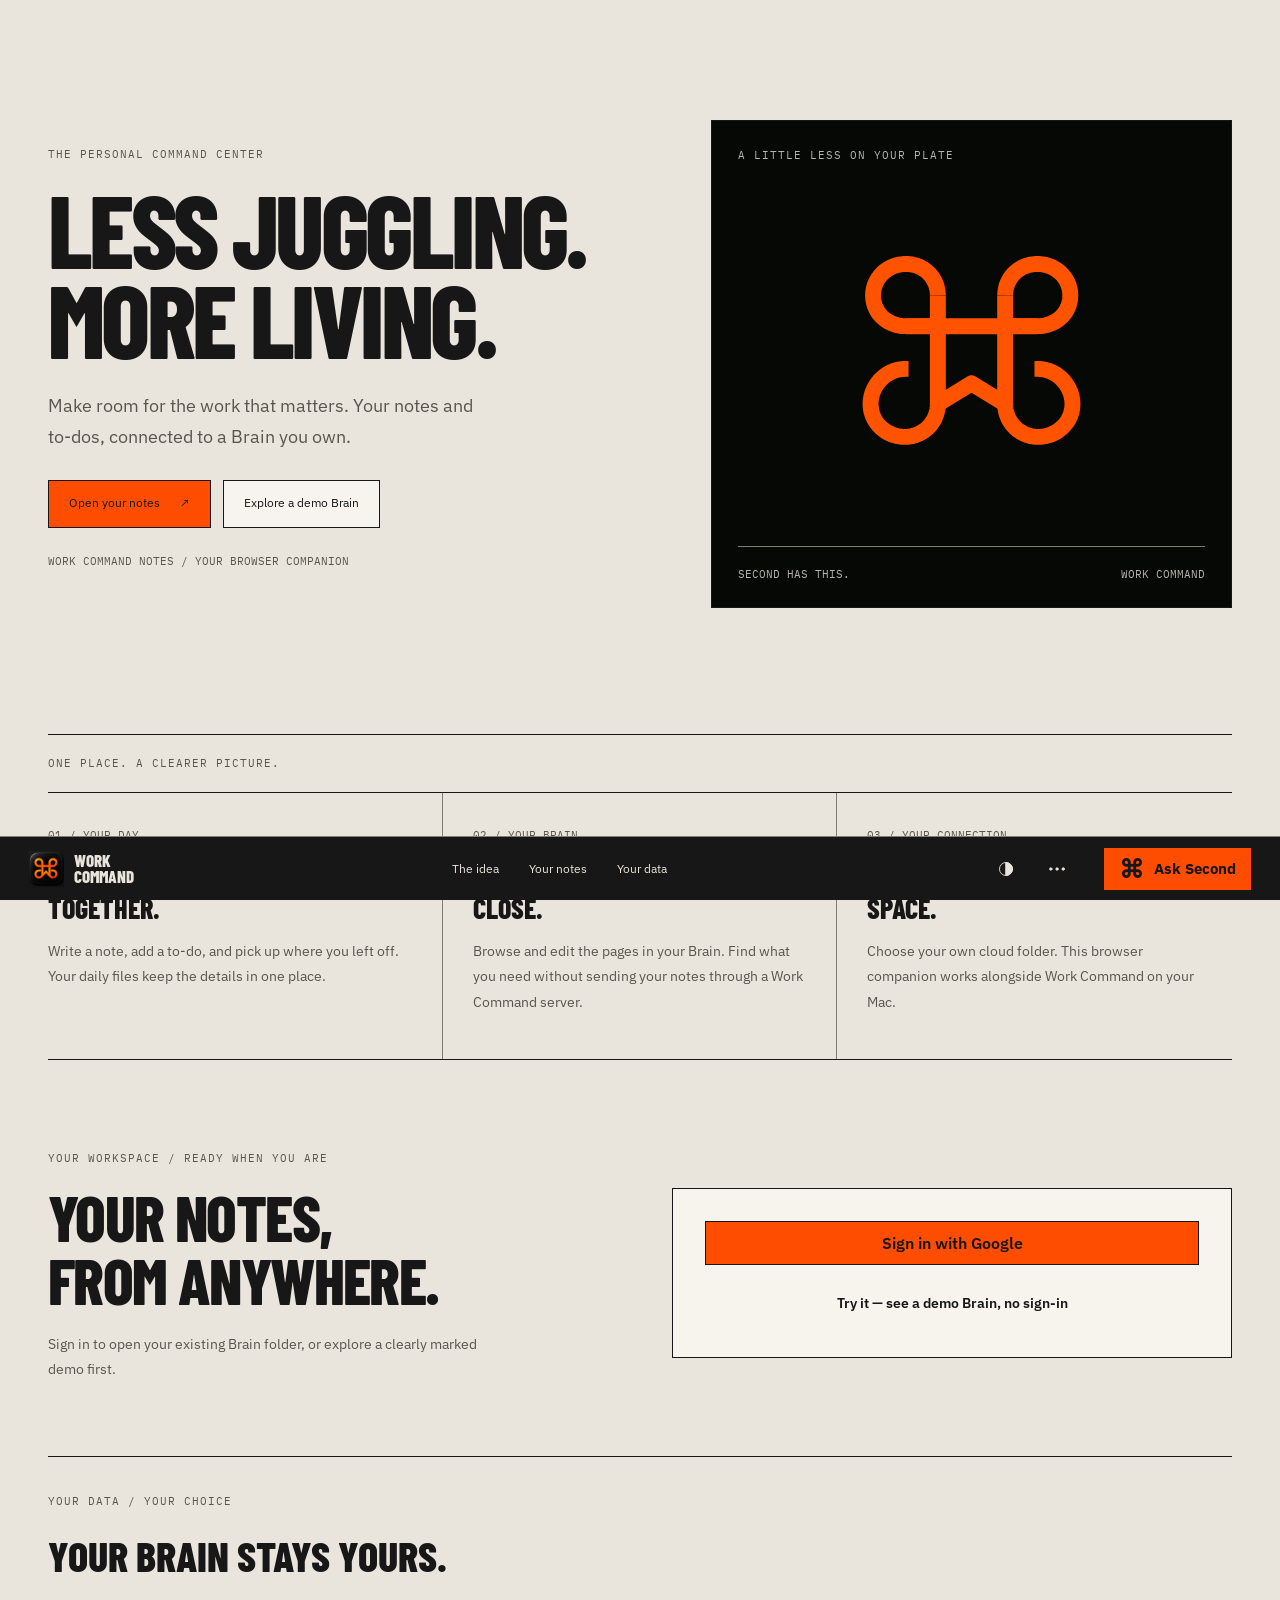
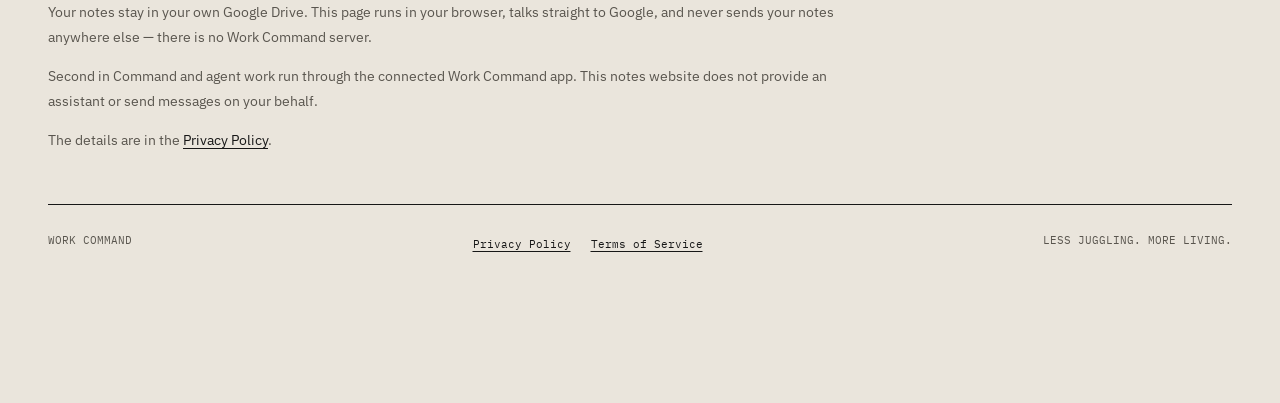
<file: index.html>
<!doctype html>
<html lang="en">
  <head>
    <meta charset="UTF-8" />
    <!--
      The hosts this page is allowed to reach, enforced by the browser rather than promised in a
      README (review LOW). It is the same list src/test/hosts.test.ts asserts over the source and
      the shipped provider bundle — a script or a fetch to anywhere else is refused here even if
      one ever got into the code. No `default-src`: this hardens the directives that carry the
      risk (script, connect, frame) without breaking the fonts and images a static page may add.
      `style-src` keeps 'unsafe-inline' because Vite inlines the app's styles; `script-src` does
      NOT, so no inline script can run.

      Deliberately absent, and load-bearing (2026-09-11): there is NO `default-src`, no
      `form-action` and no `navigate-to`. The phone's Google sign-in is a TOP-LEVEL NAVIGATION to
      accounts.google.com (packages/brain-provider/src/google-redirect-auth.ts), and any of those
      three directives would be able to block the tab from leaving — which would break sign-in on
      the one device this app exists for. src/test/hosts.test.ts asserts they stay absent, and
      apps/notes-web/scripts/verify-csp-navigation.mjs proves against the BUILT site in headless
      Chromium that this policy lets the navigation happen (and that the app boots with no CSP
      violation at all).
      `connect-src` carries oauth2.googleapis.com for sign-out's revoke call.

      Added 2026-09-13 (P28-T06), and nothing else: the Google Picker. A `drive.file` deployment
      has no other way to be handed a folder at all, so the chooser is not optional decoration.
      It needs `apis.google.com` (Google's `api.js` loader — the second and last third-party
      script, plus the `gapi` RPC iframe and the calls it makes), and its dialog renders in an
      iframe served from `docs.google.com` / `drive.google.com`. Three hosts, all Google's, all
      only reachable because the user just tapped "Choose folder".
    -->
    <meta
      http-equiv="Content-Security-Policy"
      content="script-src 'self' https://accounts.google.com https://apis.google.com; connect-src 'self' https://www.googleapis.com https://oauth2.googleapis.com https://accounts.google.com https://apis.google.com https://graph.microsoft.com https://login.microsoftonline.com https://api.open-meteo.com; frame-src https://accounts.google.com https://apis.google.com https://docs.google.com https://drive.google.com https://login.microsoftonline.com; img-src 'self' data:; style-src 'self' 'unsafe-inline'"
    />
    <meta name="viewport" content="width=device-width, initial-scale=1.0, viewport-fit=cover" />
    <title>Work Command Notes</title>
    <meta
      name="description"
      content="Your notes, from anywhere. Your Brain lives in your own cloud folder — Work Command never sees it."
    />
    <link rel="manifest" href="./manifest.webmanifest" />
    <meta name="theme-color" content="#171717" media="(prefers-color-scheme: dark)" />
    <meta name="theme-color" content="#f4f1e9" media="(prefers-color-scheme: light)" />
    <!-- PWA / Add to Home Screen (iOS Safari reads these, not the manifest, for its own chrome) -->
    <meta name="apple-mobile-web-app-capable" content="yes" />
    <meta name="apple-mobile-web-app-status-bar-style" content="black-translucent" />
    <meta name="apple-mobile-web-app-title" content="Notes" />
    <link rel="apple-touch-icon" sizes="180x180" href="./icons/workcommand-dark-180.png" />
    <link
      rel="apple-touch-icon"
      sizes="180x180"
      href="./icons/workcommand-light-180.png"
      media="(prefers-color-scheme: light)"
    />
    <link
      rel="icon"
      type="image/png"
      sizes="32x32"
      href="./icons/workcommand-dark-32.png"
      media="(prefers-color-scheme: dark)"
    />
    <link
      rel="icon"
      type="image/png"
      sizes="32x32"
      href="./icons/workcommand-light-32.png"
      media="(prefers-color-scheme: light)"
    />
    <script type="module" crossorigin src="./assets/index-DfKSGAFs.js"></script>
    <link rel="modulepreload" crossorigin href="./assets/clsx-lThZkTsH.js">
    <link rel="modulepreload" crossorigin href="./assets/dateMath-CjRlDnm2.js">
    <link rel="modulepreload" crossorigin href="./assets/react-dom-C3BLlky8.js">
    <link rel="modulepreload" crossorigin href="./assets/offlineBrain-BtLiv4Cn.js">
    <link rel="modulepreload" crossorigin href="./assets/Button-CNWoi409.js">
    <link rel="modulepreload" crossorigin href="./assets/dist-DpvQebce.js">
    <link rel="modulepreload" crossorigin href="./assets/useLiquidGlass-n5o-HJBx.js">
    <link rel="modulepreload" crossorigin href="./assets/route-Cbf8T08X.js">
    <link rel="stylesheet" crossorigin href="./assets/Button-DBtpkpvq.css">
    <link rel="stylesheet" crossorigin href="./assets/useLiquidGlass-C_WtnffH.css">
    <link rel="stylesheet" crossorigin href="./assets/index-ezTsKQL5.css">
  </head>
  <body>
    <div id="root"></div>
  </body>
</html>
</file>
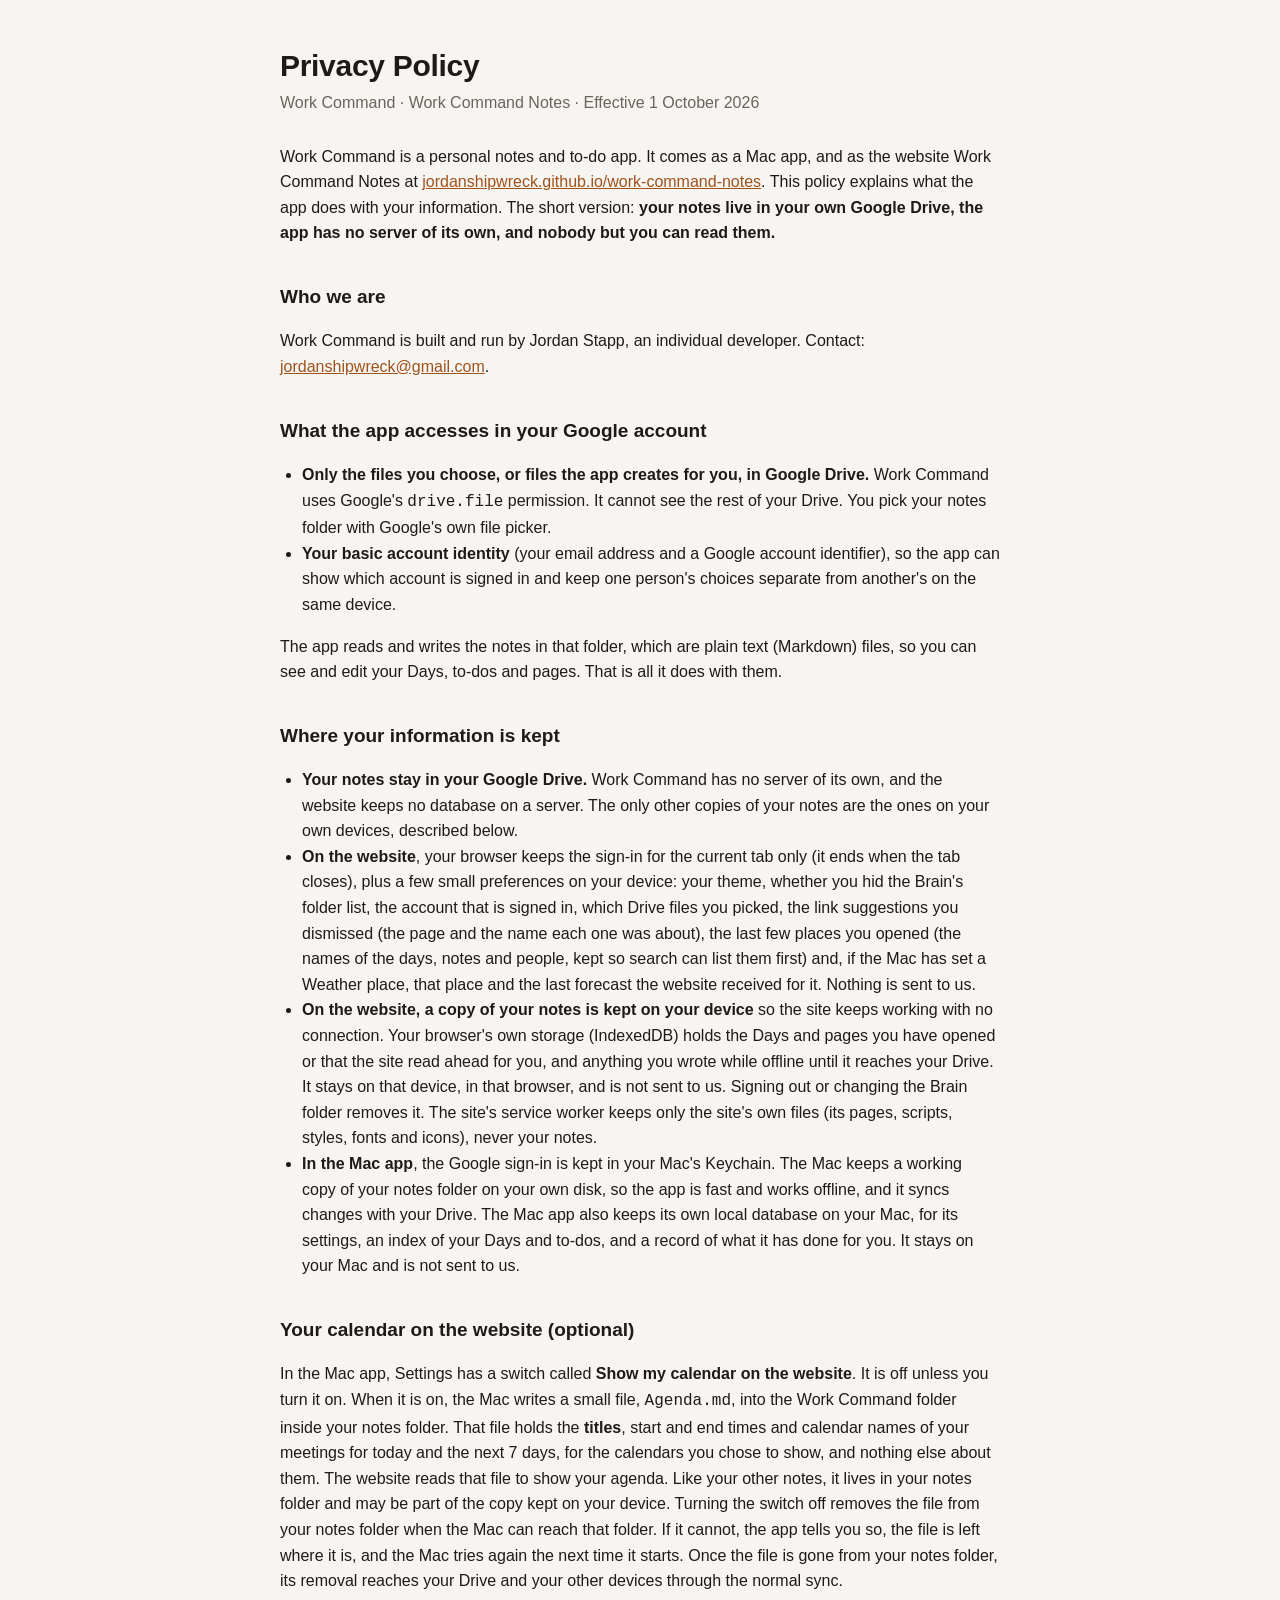
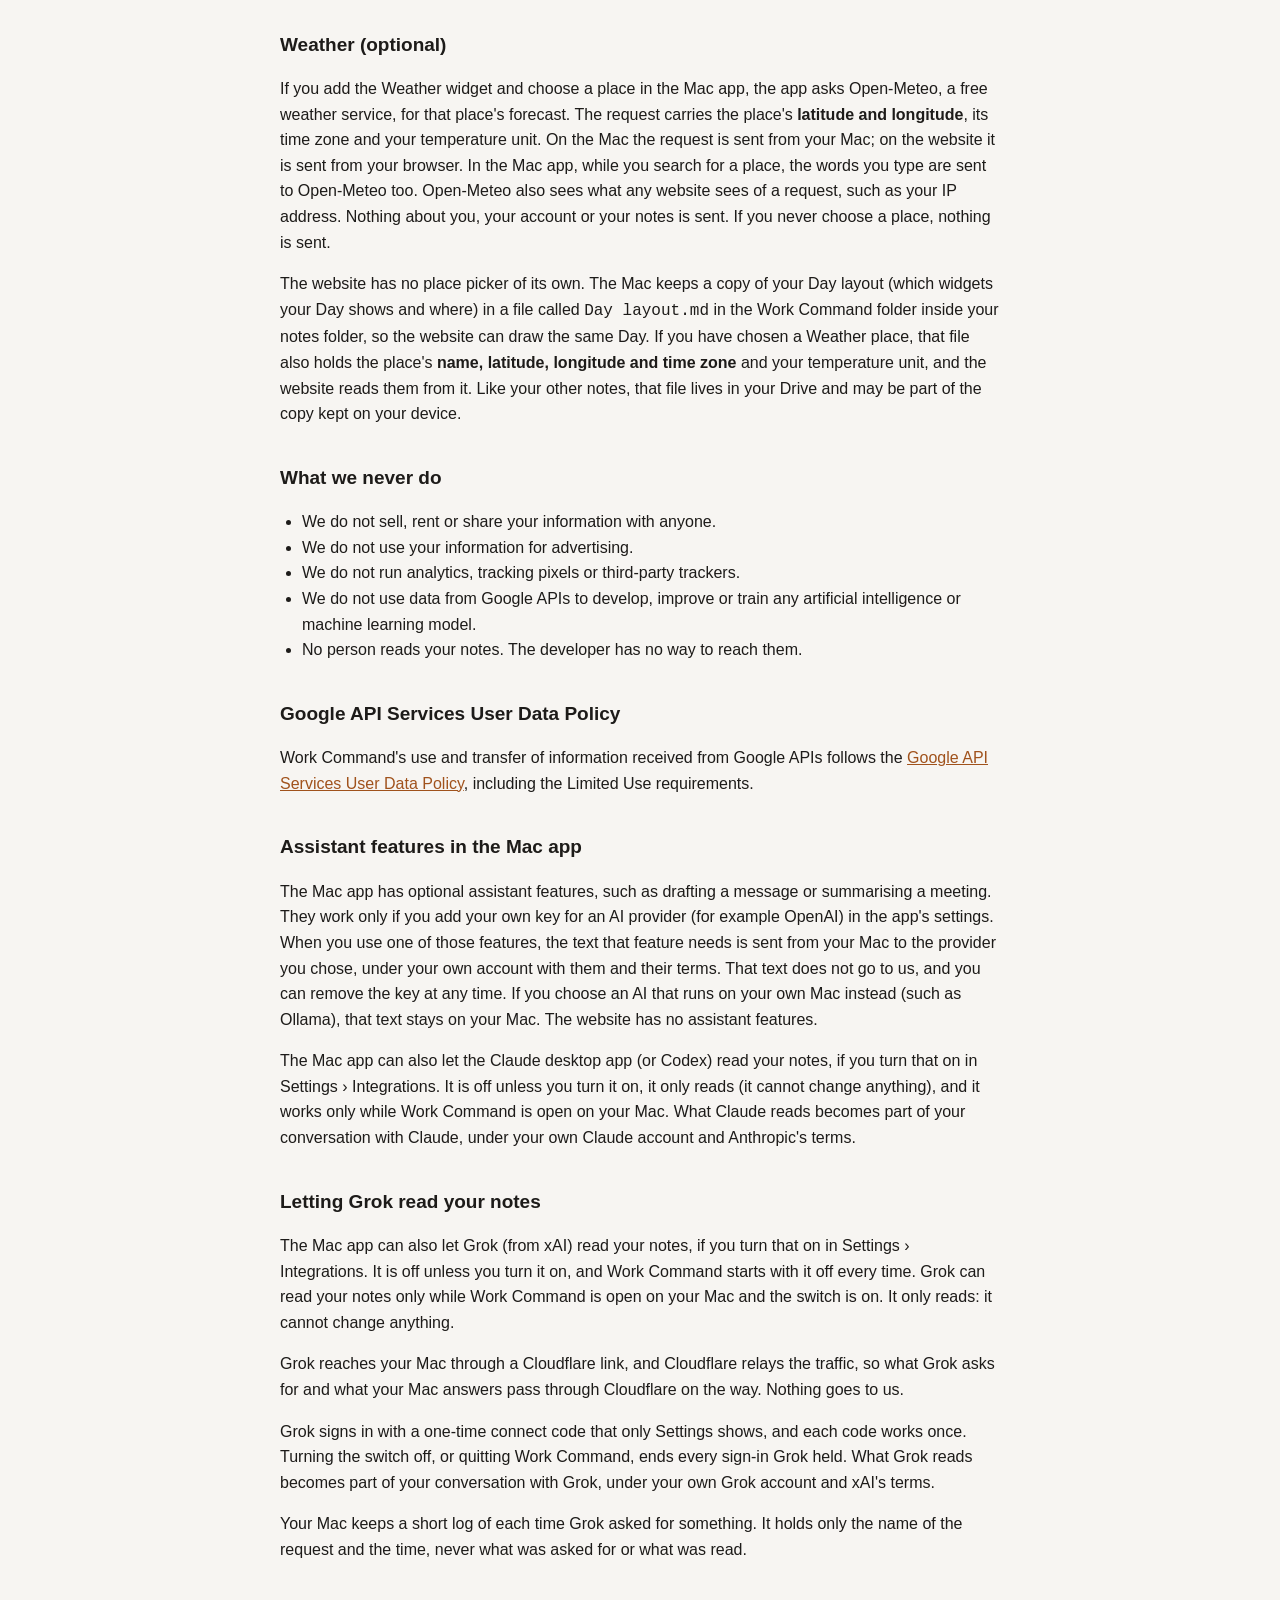
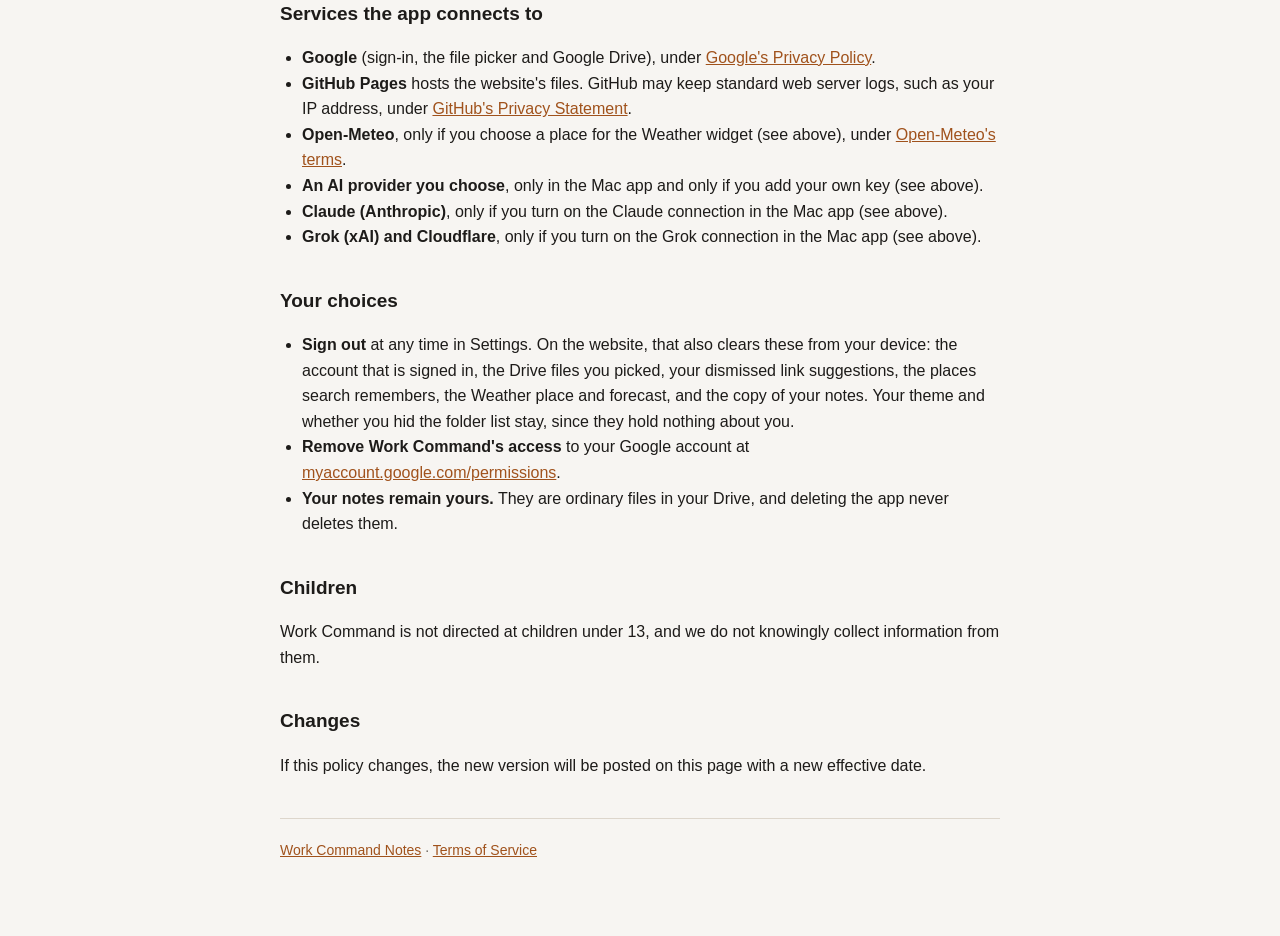
<file: privacy.html>
<!doctype html>
<html lang="en">
<head>
<meta charset="utf-8">
<meta name="viewport" content="width=device-width, initial-scale=1">
<title>Work Command — Privacy Policy</title>
<link rel="icon" type="image/png" sizes="32x32" href="./icons/workcommand-dark-32.png" media="(prefers-color-scheme: dark)">
<link rel="icon" type="image/png" sizes="32x32" href="./icons/workcommand-light-32.png" media="(prefers-color-scheme: light)">
<style>
  :root { color-scheme: light dark; --bg:#f7f5f2; --fg:#1d1b19; --muted:#6b645c; --rule:#ddd6cc; --accent:#a0521c; }
  @media (prefers-color-scheme: dark) { :root { --bg:#141312; --fg:#ece7e1; --muted:#a39a90; --rule:#2e2b28; --accent:#e0915a; } }
  body { margin:0; background:var(--bg); color:var(--fg); font:16px/1.6 -apple-system, BlinkMacSystemFont, "Segoe UI", Roboto, Helvetica, Arial, sans-serif; }
  main { max-width:720px; margin:0 auto; padding:48px 20px 80px; }
  h1 { font-size:30px; line-height:1.2; margin:0 0 6px; letter-spacing:-0.01em; }
  h2 { font-size:19px; margin:36px 0 8px; }
  p, li { color:var(--fg); }
  .meta { color:var(--muted); margin:0 0 28px; }
  ul { padding-left:22px; }
  a { color:var(--accent); }
  @media (pointer: coarse) { a { padding-block:13px; } } /* a line-high link is a 44px tap target; inline padding moves nothing */
  hr { border:0; border-top:1px solid var(--rule); margin:40px 0 20px; }
  footer { color:var(--muted); font-size:14px; }
</style>
</head>
<body>
<main>
  <h1>Privacy Policy</h1>
  <p class="meta">Work Command · Work Command Notes · Effective 1 October 2026</p>

  <p>Work Command is a personal notes and to-do app. It comes as a Mac app, and as the website
  Work Command Notes at <a href="https://jordanshipwreck.github.io/work-command-notes/">jordanshipwreck.github.io/work-command-notes</a>.
  This policy explains what the app does with your information. The short version: <strong>your notes live in
  your own Google Drive, the app has no server of its own, and nobody but you can read them.</strong></p>

  <h2>Who we are</h2>
  <p>Work Command is built and run by Jordan Stapp, an individual developer. Contact:
  <a href="mailto:jordanshipwreck@gmail.com">jordanshipwreck@gmail.com</a>.</p>

  <h2>What the app accesses in your Google account</h2>
  <ul>
    <li><strong>Only the files you choose, or files the app creates for you, in Google Drive.</strong> Work Command
    uses Google's <code>drive.file</code> permission. It cannot see the rest of your Drive. You pick your notes folder
    with Google's own file picker.</li>
    <li><strong>Your basic account identity</strong> (your email address and a Google account identifier), so the app
    can show which account is signed in and keep one person's choices separate from another's on the same device.</li>
  </ul>
  <p>The app reads and writes the notes in that folder, which are plain text (Markdown) files, so you can see and edit
  your Days, to-dos and pages. That is all it does with them.</p>

  <h2>Where your information is kept</h2>
  <ul>
    <li><strong>Your notes stay in your Google Drive.</strong> Work Command has no server of its own, and the website keeps no
    database on a server. The only other copies of your notes are the ones on your own devices, described below.</li>
    <li><strong>On the website</strong>, your browser keeps the sign-in for the current tab only (it ends when the tab
    closes), plus a few small preferences on your device: your theme, whether you hid the Brain's folder list, the account
    that is signed in, which Drive files you picked, the link suggestions you dismissed (the page and the name each one was
    about), the last few places you opened (the names of the days, notes and people, kept so search can list them first)
    and, if the Mac has set a Weather place, that place and the last forecast the website received for it. Nothing
    is sent to us.</li>
    <li><strong>On the website, a copy of your notes is kept on your device</strong> so the site keeps working with no
    connection. Your browser's own storage (IndexedDB) holds the Days and pages you have opened or that the site read
    ahead for you, and anything you wrote while offline until it reaches your Drive. It stays on that device, in that
    browser, and is not sent to us. Signing out or changing the Brain folder removes it. The site's service worker
    keeps only the site's own files (its pages, scripts, styles, fonts and icons), never your notes.</li>
    <li><strong>In the Mac app</strong>, the Google sign-in is kept in your Mac's Keychain. The Mac keeps a working copy of
    your notes folder on your own disk, so the app is fast and works offline, and it syncs changes with your Drive. The Mac
    app also keeps its own local database on your Mac, for its settings, an index of your Days and to-dos, and a record of
    what it has done for you. It stays on your Mac and is not sent to us.</li>
  </ul>

  <h2>Your calendar on the website (optional)</h2>
  <p>In the Mac app, Settings has a switch called <strong>Show my calendar on the website</strong>. It is off unless you
  turn it on. When it is on, the Mac writes a small file, <code>Agenda.md</code>, into the Work Command folder inside your
  notes folder. That file holds the <strong>titles</strong>, start and end times and calendar names of your
  meetings for today and the next 7 days, for the calendars you chose to show, and nothing else about them. The website
  reads that file to show your agenda. Like your other notes, it lives in your notes folder and may be part of the copy
  kept on your device. Turning the switch off removes the file from your notes folder when the Mac can reach that folder.
  If it cannot, the app tells you so, the file is left where it is, and the Mac tries again the next time it starts.
  Once the file is gone from your notes folder, its removal reaches your Drive and your other devices through the normal
  sync.</p>

  <h2>Weather (optional)</h2>
  <p>If you add the Weather widget and choose a place in the Mac app, the app asks Open-Meteo, a free weather service, for that
  place's forecast. The request carries the place's <strong>latitude and longitude</strong>, its time zone and your
  temperature unit. On the Mac the request is sent from your Mac; on the website it is sent from your browser. In the Mac
  app, while you search for a place, the words you type are sent to Open-Meteo too. Open-Meteo also sees what any
  website sees of a request, such as your IP address. Nothing about you, your account or your notes is sent. If you never
  choose a place, nothing is sent.</p>
  <p>The website has no place picker of its own. The Mac keeps a copy of your Day layout (which widgets your Day shows and
  where) in a file called <code>Day layout.md</code> in the Work Command folder inside your notes folder, so the website can
  draw the same Day. If you have chosen a Weather place, that file also holds the place's <strong>name, latitude, longitude
  and time zone</strong> and your temperature unit, and the website reads them from it. Like your other notes, that file
  lives in your Drive and may be part of the copy kept on your device.</p>

  <h2>What we never do</h2>
  <ul>
    <li>We do not sell, rent or share your information with anyone.</li>
    <li>We do not use your information for advertising.</li>
    <li>We do not run analytics, tracking pixels or third-party trackers.</li>
    <li>We do not use data from Google APIs to develop, improve or train any artificial intelligence or machine
    learning model.</li>
    <li>No person reads your notes. The developer has no way to reach them.</li>
  </ul>

  <h2>Google API Services User Data Policy</h2>
  <p>Work Command's use and transfer of information received from Google APIs follows the
  <a href="https://developers.google.com/terms/api-services-user-data-policy">Google API Services User Data Policy</a>,
  including the Limited Use requirements.</p>

  <h2>Assistant features in the Mac app</h2>
  <p>The Mac app has optional assistant features, such as drafting a message or summarising a meeting. They work only
  if you add your own key for an AI provider (for example OpenAI) in the app's settings. When you use one of those
  features, the text that feature needs is sent from your Mac to the provider you chose, under your own account with
  them and their terms. That text does not go to us, and you can remove the key at any time. If you choose an AI that
  runs on your own Mac instead (such as Ollama), that text stays on your Mac. The website has no assistant
  features.</p>
  <p>The Mac app can also let the Claude desktop app (or Codex) read your notes, if you turn that on in Settings ›
  Integrations. It is off unless you turn it on, it only reads (it cannot change anything), and it works only while
  Work Command is open on your Mac. What Claude reads becomes part of your conversation with Claude, under your own
  Claude account and Anthropic's terms.</p>

  <h2>Letting Grok read your notes</h2>
  <p>The Mac app can also let Grok (from xAI) read your notes, if you turn that on in Settings › Integrations. It is off
  unless you turn it on, and Work Command starts with it off every time. Grok can read your notes only while Work Command
  is open on your Mac and the switch is on. It only reads: it cannot change anything.</p>
  <p>Grok reaches your Mac through a Cloudflare link, and Cloudflare relays the traffic, so what Grok asks for and what
  your Mac answers pass through Cloudflare on the way. Nothing goes to us.</p>
  <p>Grok signs in with a one-time connect code that only Settings shows, and each code works once. Turning the switch
  off, or quitting Work Command, ends every sign-in Grok held. What Grok reads becomes part of your conversation with
  Grok, under your own Grok account and xAI's terms.</p>
  <p>Your Mac keeps a short log of each time Grok asked for something. It holds only the name of the request and the
  time, never what was asked for or what was read.</p>

  <h2>Services the app connects to</h2>
  <ul>
    <li><strong>Google</strong> (sign-in, the file picker and Google Drive), under
    <a href="https://policies.google.com/privacy">Google's Privacy Policy</a>.</li>
    <li><strong>GitHub Pages</strong> hosts the website's files. GitHub may keep standard web server logs, such as your IP
    address, under <a href="https://docs.github.com/site-policy/privacy-policies/github-general-privacy-statement">GitHub's Privacy Statement</a>.</li>
    <li><strong>Open-Meteo</strong>, only if you choose a place for the Weather widget (see above), under
    <a href="https://open-meteo.com/en/terms">Open-Meteo's terms</a>.</li>
    <li><strong>An AI provider you choose</strong>, only in the Mac app and only if you add your own key (see above).</li>
    <li><strong>Claude (Anthropic)</strong>, only if you turn on the Claude connection in the Mac app (see above).</li>
    <li><strong>Grok (xAI) and Cloudflare</strong>, only if you turn on the Grok connection in the Mac app (see above).</li>
  </ul>

  <h2>Your choices</h2>
  <ul>
    <li><strong>Sign out</strong> at any time in Settings. On the website, that also clears these from your device: the
    account that is signed in, the Drive files you picked, your dismissed link suggestions, the places search remembers, the
    Weather place and forecast, and the copy of your notes. Your theme and whether you hid the folder list stay, since they hold nothing about you.</li>
    <li><strong>Remove Work Command's access</strong> to your Google account at
    <a href="https://myaccount.google.com/permissions">myaccount.google.com/permissions</a>.</li>
    <li><strong>Your notes remain yours.</strong> They are ordinary files in your Drive, and deleting the app never deletes them.</li>
  </ul>

  <h2>Children</h2>
  <p>Work Command is not directed at children under 13, and we do not knowingly collect information from them.</p>

  <h2>Changes</h2>
  <p>If this policy changes, the new version will be posted on this page with a new effective date.</p>

  <hr>
  <footer><a href="./">Work Command Notes</a> · <a href="terms.html">Terms of Service</a></footer>
</main>
</body>
</html>
</file>
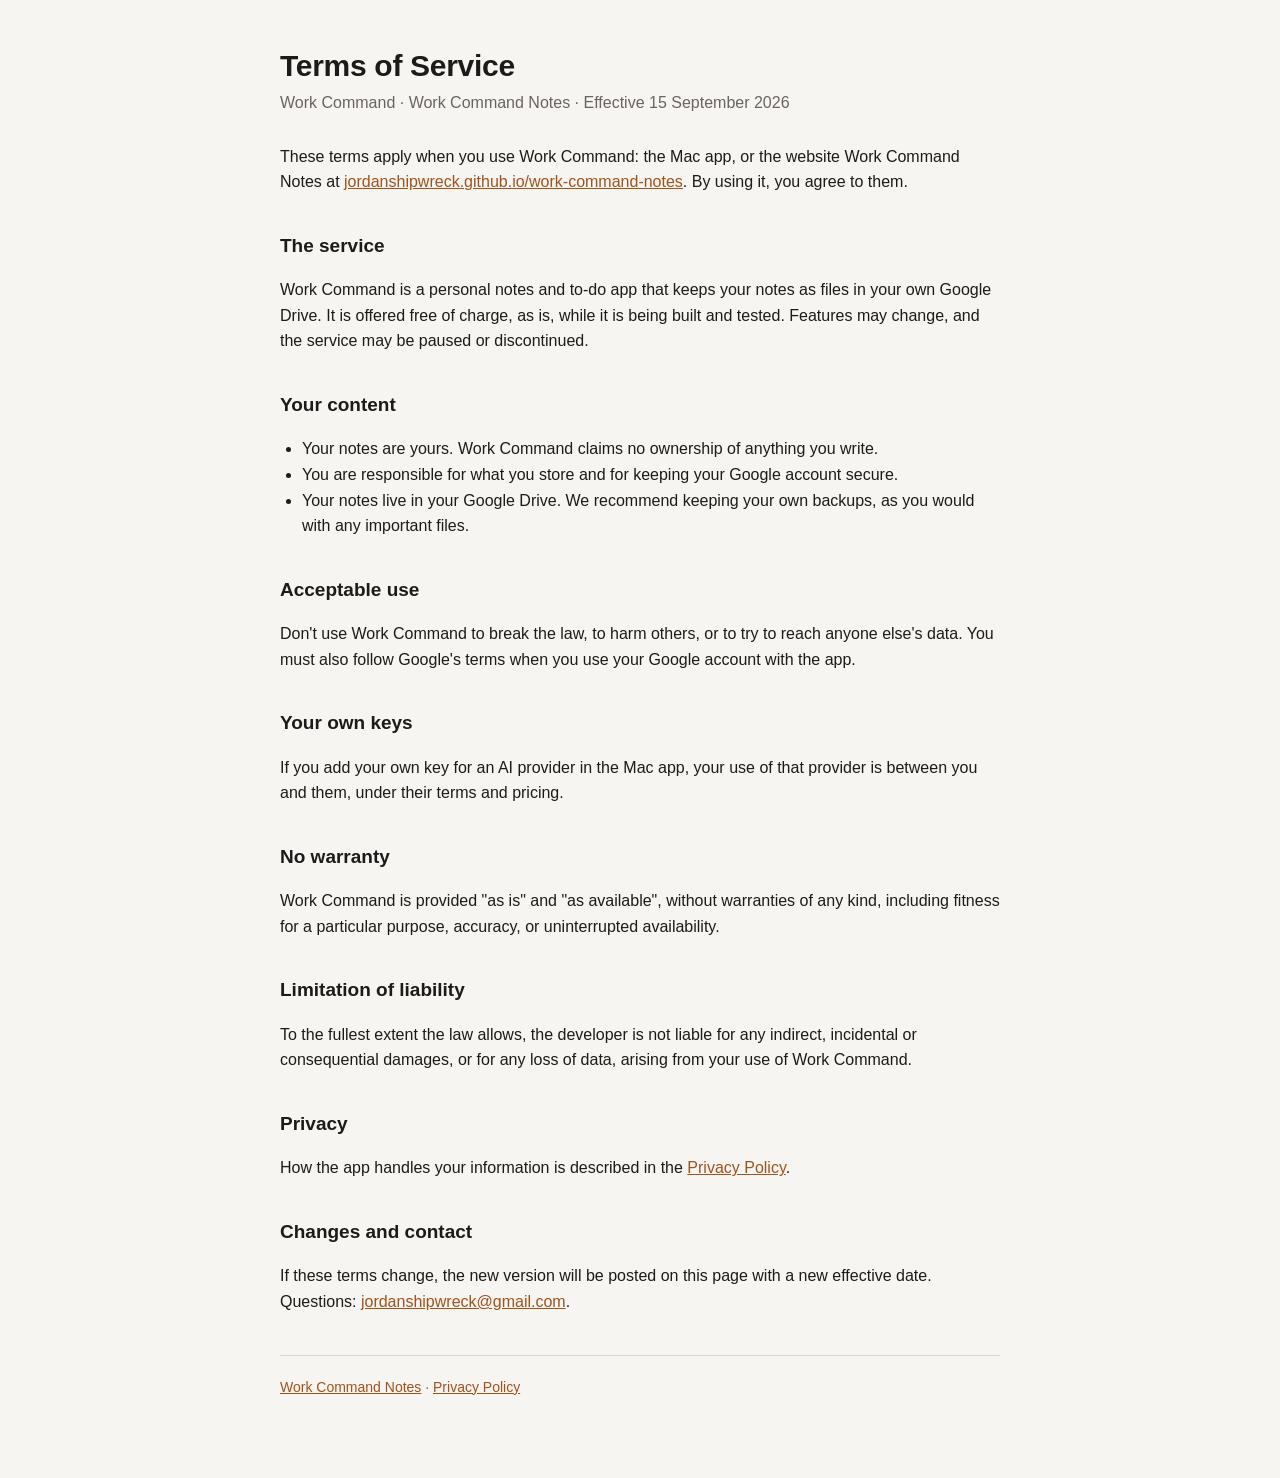
<file: terms.html>
<!doctype html>
<html lang="en">
<head>
<meta charset="utf-8">
<meta name="viewport" content="width=device-width, initial-scale=1">
<title>Work Command — Terms of Service</title>
<link rel="icon" type="image/png" sizes="32x32" href="./icons/workcommand-dark-32.png" media="(prefers-color-scheme: dark)">
<link rel="icon" type="image/png" sizes="32x32" href="./icons/workcommand-light-32.png" media="(prefers-color-scheme: light)">
<style>
  :root { color-scheme: light dark; --bg:#f7f5f2; --fg:#1d1b19; --muted:#6b645c; --rule:#ddd6cc; --accent:#a0521c; }
  @media (prefers-color-scheme: dark) { :root { --bg:#141312; --fg:#ece7e1; --muted:#a39a90; --rule:#2e2b28; --accent:#e0915a; } }
  body { margin:0; background:var(--bg); color:var(--fg); font:16px/1.6 -apple-system, BlinkMacSystemFont, "Segoe UI", Roboto, Helvetica, Arial, sans-serif; }
  main { max-width:720px; margin:0 auto; padding:48px 20px 80px; }
  h1 { font-size:30px; line-height:1.2; margin:0 0 6px; letter-spacing:-0.01em; }
  h2 { font-size:19px; margin:36px 0 8px; }
  .meta { color:var(--muted); margin:0 0 28px; }
  ul { padding-left:22px; }
  a { color:var(--accent); }
  @media (pointer: coarse) { a { padding-block:13px; } } /* a line-high link is a 44px tap target; inline padding moves nothing */
  hr { border:0; border-top:1px solid var(--rule); margin:40px 0 20px; }
  footer { color:var(--muted); font-size:14px; }
</style>
</head>
<body>
<main>
  <h1>Terms of Service</h1>
  <p class="meta">Work Command · Work Command Notes · Effective 15 September 2026</p>

  <p>These terms apply when you use Work Command: the Mac app, or the website Work Command Notes at
  <a href="https://jordanshipwreck.github.io/work-command-notes/">jordanshipwreck.github.io/work-command-notes</a>.
  By using it, you agree to them.</p>

  <h2>The service</h2>
  <p>Work Command is a personal notes and to-do app that keeps your notes as files in your own Google Drive. It is
  offered free of charge, as is, while it is being built and tested. Features may change, and the service may be
  paused or discontinued.</p>

  <h2>Your content</h2>
  <ul>
    <li>Your notes are yours. Work Command claims no ownership of anything you write.</li>
    <li>You are responsible for what you store and for keeping your Google account secure.</li>
    <li>Your notes live in your Google Drive. We recommend keeping your own backups, as you would with any important files.</li>
  </ul>

  <h2>Acceptable use</h2>
  <p>Don't use Work Command to break the law, to harm others, or to try to reach anyone else's data. You must also
  follow Google's terms when you use your Google account with the app.</p>

  <h2>Your own keys</h2>
  <p>If you add your own key for an AI provider in the Mac app, your use of that provider is between you and them,
  under their terms and pricing.</p>

  <h2>No warranty</h2>
  <p>Work Command is provided "as is" and "as available", without warranties of any kind, including fitness for a
  particular purpose, accuracy, or uninterrupted availability.</p>

  <h2>Limitation of liability</h2>
  <p>To the fullest extent the law allows, the developer is not liable for any indirect, incidental or consequential
  damages, or for any loss of data, arising from your use of Work Command.</p>

  <h2>Privacy</h2>
  <p>How the app handles your information is described in the <a href="privacy.html">Privacy Policy</a>.</p>

  <h2>Changes and contact</h2>
  <p>If these terms change, the new version will be posted on this page with a new effective date. Questions:
  <a href="mailto:jordanshipwreck@gmail.com">jordanshipwreck@gmail.com</a>.</p>

  <hr>
  <footer><a href="./">Work Command Notes</a> · <a href="privacy.html">Privacy Policy</a></footer>
</main>
</body>
</html>
</file>
<file: assets/Button-DBtpkpvq.css>
._button_jwgdu_1{box-sizing:border-box;justify-content:center;align-items:center;gap:var(--wc-space-8);border-radius:var(--wc-radius-control);min-width:44px;font-family:var(--wc-font-sans);white-space:nowrap;cursor:pointer;transition:background-color var(--wc-motion-duration-fast) var(--wc-motion-ease-enter), border-color var(--wc-motion-duration-fast) var(--wc-motion-ease-enter), color var(--wc-motion-duration-fast) var(--wc-motion-ease-enter);border:1px solid #0000;font-weight:600;display:inline-flex;position:relative}._button_jwgdu_1:focus-visible{outline:var(--wc-focus-ring-width) solid var(--wc-color-focus-ring);outline-offset:var(--wc-focus-ring-offset)}._button_jwgdu_1:disabled:not(._loading_jwgdu_26),._button_jwgdu_1[aria-disabled=true]:not(._loading_jwgdu_26){opacity:.5;cursor:not-allowed}._loading_jwgdu_26{cursor:progress}._sm_jwgdu_4{min-height:44px;padding:0 var(--wc-space-12);font-size:var(--wc-font-size-13);line-height:var(--wc-line-height-13)}._md_jwgdu_4{min-height:44px;padding:0 var(--wc-space-16);font-size:var(--wc-font-size-14);line-height:var(--wc-line-height-14)}._lg_jwgdu_51{min-height:44px;padding:0 var(--wc-space-24);font-size:var(--wc-font-size-16);line-height:var(--wc-line-height-16)}._primary_jwgdu_61{border-color:var(--wc-metal-edge)}._primary_jwgdu_61:active:not(:disabled):not([aria-disabled=true]){background-color:var(--wc-color-brand-solid-hover)}._secondary_jwgdu_68{background-color:var(--wc-color-surface-raised);border-color:var(--wc-color-border-hairline);color:var(--wc-color-text-primary)}._secondary_jwgdu_68:hover:not(:disabled):not([aria-disabled=true]){background-color:var(--wc-color-surface-overlay)}._ghost_jwgdu_78{color:var(--wc-color-text-primary);background-color:#0000;border-color:#0000}._ghost_jwgdu_78:hover:not(:disabled):not([aria-disabled=true]){background-color:var(--wc-color-surface-raised)}._danger_jwgdu_88{background-color:var(--wc-color-danger-solid);border-color:var(--wc-color-danger-solid);color:var(--wc-color-danger-solid-fg)}._danger_jwgdu_88:hover:not(:disabled):not([aria-disabled=true]){background-color:var(--wc-color-danger-solid-hover);border-color:var(--wc-color-danger-solid-hover)}._spinner_jwgdu_99{flex:none;width:1em;height:1em;animation:.8s linear infinite _wc-button-spin_jwgdu_1}@keyframes _wc-button-spin_jwgdu_1{to{transform:rotate(360deg)}}
</file>
<file: assets/useLiquidGlass-C_WtnffH.css>
._surface_6qkwd_3{isolation:isolate;background:var(--wc-surface);color:var(--wc-text);border:1px solid var(--wc-rule);position:relative}._l1_6qkwd_10{background:var(--wc-inset)}._l2_6qkwd_13{background:var(--wc-surface)}._l3_6qkwd_16{background:var(--wc-raised);box-shadow:var(--wc-shadow)}._staticRefraction_6qkwd_20{background-clip:padding-box}
</file>
<file: assets/index-ezTsKQL5.css>
@font-face{font-family:Barlow Condensed;font-style:normal;font-weight:700;font-display:swap;src:url(../assets/fonts/barlow-condensed-700.ttf)format("truetype")}@font-face{font-family:Barlow Condensed;font-style:normal;font-weight:800;font-display:swap;src:url(../assets/fonts/barlow-condensed-800.ttf)format("truetype")}@font-face{font-family:Barlow Condensed;font-style:normal;font-weight:900;font-display:swap;src:url(../assets/fonts/barlow-condensed-900.ttf)format("truetype")}@font-face{font-family:IBM Plex Mono;font-style:normal;font-weight:400;font-display:swap;src:url(../assets/fonts/ibm-plex-mono-400.ttf)format("truetype")}@font-face{font-family:IBM Plex Mono;font-style:normal;font-weight:500;font-display:swap;src:url(../assets/fonts/ibm-plex-mono-500.ttf)format("truetype")}@font-face{font-family:IBM Plex Sans;font-style:normal;font-weight:400;font-stretch:100%;font-display:swap;src:url(../assets/fonts/ibm-plex-sans-400.ttf)format("truetype")}@font-face{font-family:IBM Plex Sans;font-style:normal;font-weight:500;font-stretch:100%;font-display:swap;src:url(../assets/fonts/ibm-plex-sans-500.ttf)format("truetype")}@font-face{font-family:IBM Plex Sans;font-style:normal;font-weight:600;font-stretch:100%;font-display:swap;src:url(../assets/fonts/ibm-plex-sans-600.ttf)format("truetype")}@font-face{font-family:IBM Plex Sans;font-style:normal;font-weight:700;font-stretch:100%;font-display:swap;src:url(../assets/fonts/ibm-plex-sans-700.ttf)format("truetype")}:root{--wc-palette-dark-surface-canvas:#1d1c1a;--wc-palette-dark-surface-sunken:#24211f;--wc-palette-dark-surface-raised:#312b27;--wc-palette-dark-surface-overlay:#3a332e;--wc-palette-light-surface-canvas:#ede6d9;--wc-palette-light-surface-sunken:#e2d8c6;--wc-palette-light-surface-raised:#f7f2e8;--wc-palette-light-surface-overlay:#f1eadd;--wc-palette-dark-text-primary:#e7ded2;--wc-palette-dark-text-secondary:#afa59b;--wc-palette-dark-text-disabled:#6e655c;--wc-palette-dark-text-inverse:#1d1c1a;--wc-palette-light-text-primary:#2b241c;--wc-palette-light-text-secondary:#6e6153;--wc-palette-light-text-disabled:#a79a88;--wc-palette-light-text-inverse:#e7ded2;--wc-palette-dark-border-hairline:#e7ded214;--wc-palette-dark-border-card:#e7ded20f;--wc-palette-light-border-hairline:#2b241c14;--wc-palette-light-border-card:#2b241c0f;--wc-palette-dark-surface-hover:#e7ded20f;--wc-palette-light-surface-hover:#2b241c0d;--wc-palette-dark-focus-ring:#c97842;--wc-palette-light-focus-ring:#8a5225;--wc-color-copper:#c97842;--wc-color-amber:#d8a15d;--wc-color-olive:#7c8a6a;--wc-palette-dark-brand-solid:#c97842;--wc-palette-dark-brand-solid-fg:#1d1c1a;--wc-palette-dark-brand-fg:#d8a15d;--wc-palette-dark-brand-subtle-bg:#49372b;--wc-palette-light-brand-solid:#8a5225;--wc-palette-light-brand-solid-fg:#f7f2e8;--wc-palette-light-brand-fg:#8a5225;--wc-palette-light-brand-subtle-bg:#ece2d5;--wc-palette-dark-success-fg:#9dae87;--wc-palette-dark-success-subtle-bg:#3c3830;--wc-palette-dark-success-solid:#4f5c3f;--wc-palette-dark-success-solid-fg:#fff;--wc-palette-dark-warning-fg:#e8935a;--wc-palette-dark-warning-subtle-bg:#453126;--wc-palette-dark-warning-solid:#c1531e;--wc-palette-dark-warning-solid-fg:#fff;--wc-palette-dark-danger-fg:#e58a7d;--wc-palette-dark-danger-subtle-bg:#432e28;--wc-palette-dark-danger-solid:#b2402f;--wc-palette-dark-danger-solid-hover:#98352a;--wc-palette-dark-danger-solid-fg:#fff;--wc-palette-dark-info-fg:#9db0c9;--wc-palette-dark-info-subtle-bg:#353435;--wc-palette-dark-info-solid:#4e6a8c;--wc-palette-dark-info-solid-fg:#fff;--wc-palette-light-success-fg:#4e5c40;--wc-palette-light-success-subtle-bg:#dcdacd;--wc-palette-light-success-solid:#4e5c40;--wc-palette-light-success-solid-fg:#fff;--wc-palette-light-warning-fg:#8a3e12;--wc-palette-light-warning-subtle-bg:#e6d5c6;--wc-palette-light-warning-solid:#8a3e12;--wc-palette-light-warning-solid-fg:#fff;--wc-palette-light-danger-fg:#8a2f22;--wc-palette-light-danger-subtle-bg:#e6d3c8;--wc-palette-light-danger-solid:#8a2f22;--wc-palette-light-danger-solid-hover:#6e251a;--wc-palette-light-danger-solid-fg:#fff;--wc-palette-light-info-fg:#39536f;--wc-palette-light-info-subtle-bg:#d9d9d5;--wc-palette-light-info-solid:#39536f;--wc-palette-light-info-solid-fg:#fff;--wc-palette-dark-metal-copper-1:#e6b77a;--wc-palette-dark-metal-copper-2:#c97842;--wc-palette-dark-metal-copper-3:#9e5a2b;--wc-palette-dark-metal-cream-1:#f3eada;--wc-palette-dark-metal-cream-2:#d9cdbb;--wc-palette-dark-metal-cream-3:#b9ac99;--wc-palette-dark-metal-highlight:#ffffff59;--wc-palette-dark-metal-shadow-inner:#00000059;--wc-palette-dark-metal-edge:#482610bf;--wc-palette-light-metal-copper-1:#eac796;--wc-palette-light-metal-copper-2:#c2884c;--wc-palette-light-metal-copper-3:#9c6b3c;--wc-palette-light-metal-cream-1:#f7f2e8;--wc-palette-light-metal-cream-2:#e4d9c6;--wc-palette-light-metal-cream-3:#cbbba0;--wc-palette-light-metal-highlight:#fff9;--wc-palette-light-metal-shadow-inner:#2b241c40;--wc-palette-light-metal-edge:#6e442299;--wc-palette-dark-glass-l1-fill:#312b2766;--wc-palette-dark-glass-l2-fill:#312b277a;--wc-palette-dark-glass-l3-fill:#312b279e;--wc-palette-dark-glass-highlight:#ffffff14;--wc-palette-dark-glass-l1-shadow:none;--wc-palette-dark-glass-l2-shadow:0 1px 2px #00000024, 0 6px 20px #0000002e;--wc-palette-dark-glass-l3-shadow:0 2px 6px #0003, 0 20px 56px #0000005c;--wc-palette-dark-environment-glow:radial-gradient(120% 90% at 50% -12%, #c978420f, transparent 60%);--wc-palette-dark-liquid-edge-light:#fffaf457;--wc-palette-dark-liquid-edge-shadow:#120e0b57;--wc-palette-dark-liquid-rim:#fffaf41a;--wc-palette-light-glass-l1-fill:#f7f2e861;--wc-palette-light-glass-l2-fill:#f7f2e88c;--wc-palette-light-glass-l3-fill:#f7f2e8ad;--wc-palette-light-glass-highlight:#ffffff8c;--wc-palette-light-glass-l1-shadow:none;--wc-palette-light-glass-l2-shadow:0 1px 2px #2b241c12, 0 6px 18px #2b241c1a;--wc-palette-light-glass-l3-shadow:0 2px 6px #2b241c1a, 0 20px 48px #2b241c2e;--wc-palette-light-environment-glow:radial-gradient(120% 90% at 50% -12%, #8a52250d, transparent 60%);--wc-palette-light-liquid-edge-light:#ffffffb8;--wc-palette-light-liquid-edge-shadow:#2b241c33;--wc-palette-light-liquid-rim:#2b241c14;--wc-color-surface-canvas:var(--wc-palette-dark-surface-canvas);--wc-color-surface-sunken:var(--wc-palette-dark-surface-sunken);--wc-color-surface-raised:var(--wc-palette-dark-surface-raised);--wc-color-surface-overlay:var(--wc-palette-dark-surface-overlay);--wc-color-text-primary:var(--wc-palette-dark-text-primary);--wc-color-text-secondary:var(--wc-palette-dark-text-secondary);--wc-color-text-tertiary:var(--wc-palette-dark-text-secondary);--wc-color-text-disabled:var(--wc-palette-dark-text-disabled);--wc-color-text-inverse:var(--wc-palette-dark-text-inverse);--wc-color-border-hairline:var(--wc-palette-dark-border-hairline);--wc-color-border-card:var(--wc-palette-dark-border-card);--wc-color-surface-hover:var(--wc-palette-dark-surface-hover);--wc-color-focus-ring:var(--wc-palette-dark-focus-ring);--wc-focus-ring-width:2px;--wc-focus-ring-offset:2px;--wc-color-brand-solid:var(--wc-palette-dark-brand-solid);--wc-color-brand-solid-fg:var(--wc-palette-dark-brand-solid-fg);--wc-color-brand-fg:var(--wc-palette-dark-brand-fg);--wc-color-brand-subtle-bg:var(--wc-palette-dark-brand-subtle-bg);--wc-color-success-fg:var(--wc-palette-dark-success-fg);--wc-color-success-subtle-bg:var(--wc-palette-dark-success-subtle-bg);--wc-color-success-solid:var(--wc-palette-dark-success-solid);--wc-color-success-solid-fg:var(--wc-palette-dark-success-solid-fg);--wc-color-warning-fg:var(--wc-palette-dark-warning-fg);--wc-color-warning-subtle-bg:var(--wc-palette-dark-warning-subtle-bg);--wc-color-warning-solid:var(--wc-palette-dark-warning-solid);--wc-color-warning-solid-fg:var(--wc-palette-dark-warning-solid-fg);--wc-color-danger-fg:var(--wc-palette-dark-danger-fg);--wc-color-danger-subtle-bg:var(--wc-palette-dark-danger-subtle-bg);--wc-color-danger-solid:var(--wc-palette-dark-danger-solid);--wc-color-danger-solid-hover:var(--wc-palette-dark-danger-solid-hover);--wc-color-danger-solid-fg:var(--wc-palette-dark-danger-solid-fg);--wc-color-info-fg:var(--wc-palette-dark-info-fg);--wc-color-info-subtle-bg:var(--wc-palette-dark-info-subtle-bg);--wc-color-info-solid:var(--wc-palette-dark-info-solid);--wc-color-info-solid-fg:var(--wc-palette-dark-info-solid-fg);--wc-glass-l1-fill:var(--wc-palette-dark-glass-l1-fill);--wc-glass-l2-fill:var(--wc-palette-dark-glass-l2-fill);--wc-glass-l3-fill:var(--wc-palette-dark-glass-l3-fill);--wc-glass-highlight:var(--wc-palette-dark-glass-highlight);--wc-glass-l1-shadow:var(--wc-palette-dark-glass-l1-shadow);--wc-glass-l2-shadow:var(--wc-palette-dark-glass-l2-shadow);--wc-glass-l3-shadow:var(--wc-palette-dark-glass-l3-shadow);--wc-liquid-edge-light:var(--wc-palette-dark-liquid-edge-light);--wc-liquid-edge-shadow:var(--wc-palette-dark-liquid-edge-shadow);--wc-liquid-rim:var(--wc-palette-dark-liquid-rim);--wc-environment-glow:var(--wc-palette-dark-environment-glow);--wc-glass-l1-blur:8px;--wc-glass-l2-blur:16px;--wc-glass-l3-blur:24px;--wc-liquid-l1-displacement-scale:12;--wc-liquid-l2-displacement-scale:28;--wc-liquid-l3-displacement-scale:56;--wc-liquid-l1-aberration:0;--wc-liquid-l2-aberration:0;--wc-liquid-l3-aberration:1.6;--wc-liquid-l1-edge-band:10px;--wc-liquid-l2-edge-band:14px;--wc-liquid-l3-edge-band:20px;--wc-liquid-l1-edge-strength:.28;--wc-liquid-l2-edge-strength:.45;--wc-liquid-l3-edge-strength:.62;--wc-liquid-saturation:118%;--wc-color-card-fill:var(--wc-glass-l2-fill);--wc-color-card-border:var(--wc-color-border-card);--wc-metal-copper-1:var(--wc-palette-dark-metal-copper-1);--wc-metal-copper-2:var(--wc-palette-dark-metal-copper-2);--wc-metal-copper-3:var(--wc-palette-dark-metal-copper-3);--wc-metal-cream-1:var(--wc-palette-dark-metal-cream-1);--wc-metal-cream-2:var(--wc-palette-dark-metal-cream-2);--wc-metal-cream-3:var(--wc-palette-dark-metal-cream-3);--wc-metal-highlight:var(--wc-palette-dark-metal-highlight);--wc-metal-shadow-inner:var(--wc-palette-dark-metal-shadow-inner);--wc-metal-edge:var(--wc-palette-dark-metal-edge);--wc-metal-sheen:#ffffff1f;--wc-metal-text:#1d1c1a;--wc-font-sans:-apple-system, BlinkMacSystemFont, "SF Pro Text", "Inter", "Segoe UI", Roboto, Helvetica, Arial, sans-serif;--wc-font-size-11:11px;--wc-line-height-11:16px;--wc-font-size-12:12px;--wc-line-height-12:16px;--wc-font-size-13:13px;--wc-line-height-13:18px;--wc-font-size-14:14px;--wc-line-height-14:20px;--wc-font-size-16:16px;--wc-line-height-16:24px;--wc-font-size-18:18px;--wc-line-height-18:26px;--wc-font-size-20:20px;--wc-line-height-20:28px;--wc-font-size-24:24px;--wc-line-height-24:32px;--wc-font-size-30:30px;--wc-line-height-30:38px;--wc-font-size-36:36px;--wc-line-height-36:44px;--wc-font-size-display:var(--wc-font-size-36);--wc-line-height-display:var(--wc-line-height-36);--wc-font-size-page:var(--wc-font-size-30);--wc-line-height-page:var(--wc-line-height-30);--wc-font-size-section:var(--wc-font-size-18);--wc-line-height-section:var(--wc-line-height-18);--wc-font-size-body:var(--wc-font-size-14);--wc-line-height-body:var(--wc-line-height-14);--wc-font-size-meta:var(--wc-font-size-13);--wc-line-height-meta:var(--wc-line-height-13);--wc-font-size-small:var(--wc-font-size-11);--wc-line-height-small:var(--wc-line-height-11);--wc-font-feature-tabular:"tnum" 1, "lnum" 1;--wc-space-4:4px;--wc-space-8:8px;--wc-space-12:12px;--wc-space-16:16px;--wc-space-24:24px;--wc-space-32:32px;--wc-space-48:48px;--wc-space-64:64px;--wc-radius-control:9px;--wc-radius-card:16px;--wc-radius-panel:20px;--wc-radius-floating:24px;--wc-radius-pill:999px;--wc-z-overlay:100;--wc-z-sheet:101;--wc-z-popover:150;--wc-z-toast:200;--wc-motion-duration-fast:.15s;--wc-motion-duration-base:.2s;--wc-motion-duration-slow:.3s;--wc-motion-ease-enter:cubic-bezier(0, 0, .2, 1);--wc-motion-ease-exit:cubic-bezier(.4, 0, 1, 1);--wc-motion-pulse-duration:1.6s;--wc-metal-hover-duration:.25s}@media (prefers-color-scheme:light){:root:not([data-theme=dark]){--wc-color-surface-canvas:var(--wc-palette-light-surface-canvas);--wc-color-surface-sunken:var(--wc-palette-light-surface-sunken);--wc-color-surface-raised:var(--wc-palette-light-surface-raised);--wc-color-surface-overlay:var(--wc-palette-light-surface-overlay);--wc-color-text-primary:var(--wc-palette-light-text-primary);--wc-color-text-secondary:var(--wc-palette-light-text-secondary);--wc-color-text-tertiary:var(--wc-palette-light-text-secondary);--wc-color-text-disabled:var(--wc-palette-light-text-disabled);--wc-color-text-inverse:var(--wc-palette-light-text-inverse);--wc-color-border-hairline:var(--wc-palette-light-border-hairline);--wc-color-border-card:var(--wc-palette-light-border-card);--wc-color-surface-hover:var(--wc-palette-light-surface-hover);--wc-color-focus-ring:var(--wc-palette-light-focus-ring);--wc-color-brand-solid:var(--wc-palette-light-brand-solid);--wc-color-brand-solid-fg:var(--wc-palette-light-brand-solid-fg);--wc-color-brand-fg:var(--wc-palette-light-brand-fg);--wc-color-brand-subtle-bg:var(--wc-palette-light-brand-subtle-bg);--wc-color-success-fg:var(--wc-palette-light-success-fg);--wc-color-success-subtle-bg:var(--wc-palette-light-success-subtle-bg);--wc-color-success-solid:var(--wc-palette-light-success-solid);--wc-color-success-solid-fg:var(--wc-palette-light-success-solid-fg);--wc-color-warning-fg:var(--wc-palette-light-warning-fg);--wc-color-warning-subtle-bg:var(--wc-palette-light-warning-subtle-bg);--wc-color-warning-solid:var(--wc-palette-light-warning-solid);--wc-color-warning-solid-fg:var(--wc-palette-light-warning-solid-fg);--wc-color-danger-fg:var(--wc-palette-light-danger-fg);--wc-color-danger-subtle-bg:var(--wc-palette-light-danger-subtle-bg);--wc-color-danger-solid:var(--wc-palette-light-danger-solid);--wc-color-danger-solid-hover:var(--wc-palette-light-danger-solid-hover);--wc-color-danger-solid-fg:var(--wc-palette-light-danger-solid-fg);--wc-color-info-fg:var(--wc-palette-light-info-fg);--wc-color-info-subtle-bg:var(--wc-palette-light-info-subtle-bg);--wc-color-info-solid:var(--wc-palette-light-info-solid);--wc-color-info-solid-fg:var(--wc-palette-light-info-solid-fg);--wc-glass-l1-fill:var(--wc-palette-light-glass-l1-fill);--wc-glass-l2-fill:var(--wc-palette-light-glass-l2-fill);--wc-glass-l3-fill:var(--wc-palette-light-glass-l3-fill);--wc-glass-highlight:var(--wc-palette-light-glass-highlight);--wc-glass-l1-shadow:var(--wc-palette-light-glass-l1-shadow);--wc-glass-l2-shadow:var(--wc-palette-light-glass-l2-shadow);--wc-glass-l3-shadow:var(--wc-palette-light-glass-l3-shadow);--wc-liquid-edge-light:var(--wc-palette-light-liquid-edge-light);--wc-liquid-edge-shadow:var(--wc-palette-light-liquid-edge-shadow);--wc-liquid-rim:var(--wc-palette-light-liquid-rim);--wc-environment-glow:var(--wc-palette-light-environment-glow);--wc-color-card-fill:var(--wc-glass-l2-fill);--wc-color-card-border:var(--wc-color-border-card);--wc-metal-copper-1:var(--wc-palette-light-metal-copper-1);--wc-metal-copper-2:var(--wc-palette-light-metal-copper-2);--wc-metal-copper-3:var(--wc-palette-light-metal-copper-3);--wc-metal-cream-1:var(--wc-palette-light-metal-cream-1);--wc-metal-cream-2:var(--wc-palette-light-metal-cream-2);--wc-metal-cream-3:var(--wc-palette-light-metal-cream-3);--wc-metal-highlight:var(--wc-palette-light-metal-highlight);--wc-metal-shadow-inner:var(--wc-palette-light-metal-shadow-inner);--wc-metal-edge:var(--wc-palette-light-metal-edge)}}[data-theme=dark]{--wc-color-surface-canvas:var(--wc-palette-dark-surface-canvas);--wc-color-surface-sunken:var(--wc-palette-dark-surface-sunken);--wc-color-surface-raised:var(--wc-palette-dark-surface-raised);--wc-color-surface-overlay:var(--wc-palette-dark-surface-overlay);--wc-color-text-primary:var(--wc-palette-dark-text-primary);--wc-color-text-secondary:var(--wc-palette-dark-text-secondary);--wc-color-text-tertiary:var(--wc-palette-dark-text-secondary);--wc-color-text-disabled:var(--wc-palette-dark-text-disabled);--wc-color-text-inverse:var(--wc-palette-dark-text-inverse);--wc-color-border-hairline:var(--wc-palette-dark-border-hairline);--wc-color-border-card:var(--wc-palette-dark-border-card);--wc-color-surface-hover:var(--wc-palette-dark-surface-hover);--wc-color-focus-ring:var(--wc-palette-dark-focus-ring);--wc-color-brand-solid:var(--wc-palette-dark-brand-solid);--wc-color-brand-solid-fg:var(--wc-palette-dark-brand-solid-fg);--wc-color-brand-fg:var(--wc-palette-dark-brand-fg);--wc-color-brand-subtle-bg:var(--wc-palette-dark-brand-subtle-bg);--wc-color-success-fg:var(--wc-palette-dark-success-fg);--wc-color-success-subtle-bg:var(--wc-palette-dark-success-subtle-bg);--wc-color-success-solid:var(--wc-palette-dark-success-solid);--wc-color-success-solid-fg:var(--wc-palette-dark-success-solid-fg);--wc-color-warning-fg:var(--wc-palette-dark-warning-fg);--wc-color-warning-subtle-bg:var(--wc-palette-dark-warning-subtle-bg);--wc-color-warning-solid:var(--wc-palette-dark-warning-solid);--wc-color-warning-solid-fg:var(--wc-palette-dark-warning-solid-fg);--wc-color-danger-fg:var(--wc-palette-dark-danger-fg);--wc-color-danger-subtle-bg:var(--wc-palette-dark-danger-subtle-bg);--wc-color-danger-solid:var(--wc-palette-dark-danger-solid);--wc-color-danger-solid-hover:var(--wc-palette-dark-danger-solid-hover);--wc-color-danger-solid-fg:var(--wc-palette-dark-danger-solid-fg);--wc-color-info-fg:var(--wc-palette-dark-info-fg);--wc-color-info-subtle-bg:var(--wc-palette-dark-info-subtle-bg);--wc-color-info-solid:var(--wc-palette-dark-info-solid);--wc-color-info-solid-fg:var(--wc-palette-dark-info-solid-fg);--wc-glass-l1-fill:var(--wc-palette-dark-glass-l1-fill);--wc-glass-l2-fill:var(--wc-palette-dark-glass-l2-fill);--wc-glass-l3-fill:var(--wc-palette-dark-glass-l3-fill);--wc-glass-highlight:var(--wc-palette-dark-glass-highlight);--wc-glass-l1-shadow:var(--wc-palette-dark-glass-l1-shadow);--wc-glass-l2-shadow:var(--wc-palette-dark-glass-l2-shadow);--wc-glass-l3-shadow:var(--wc-palette-dark-glass-l3-shadow);--wc-liquid-edge-light:var(--wc-palette-dark-liquid-edge-light);--wc-liquid-edge-shadow:var(--wc-palette-dark-liquid-edge-shadow);--wc-liquid-rim:var(--wc-palette-dark-liquid-rim);--wc-environment-glow:var(--wc-palette-dark-environment-glow);--wc-color-card-fill:var(--wc-glass-l2-fill);--wc-color-card-border:var(--wc-color-border-card);--wc-metal-copper-1:var(--wc-palette-dark-metal-copper-1);--wc-metal-copper-2:var(--wc-palette-dark-metal-copper-2);--wc-metal-copper-3:var(--wc-palette-dark-metal-copper-3);--wc-metal-cream-1:var(--wc-palette-dark-metal-cream-1);--wc-metal-cream-2:var(--wc-palette-dark-metal-cream-2);--wc-metal-cream-3:var(--wc-palette-dark-metal-cream-3);--wc-metal-highlight:var(--wc-palette-dark-metal-highlight);--wc-metal-shadow-inner:var(--wc-palette-dark-metal-shadow-inner);--wc-metal-edge:var(--wc-palette-dark-metal-edge)}[data-theme=light]{--wc-color-surface-canvas:var(--wc-palette-light-surface-canvas);--wc-color-surface-sunken:var(--wc-palette-light-surface-sunken);--wc-color-surface-raised:var(--wc-palette-light-surface-raised);--wc-color-surface-overlay:var(--wc-palette-light-surface-overlay);--wc-color-text-primary:var(--wc-palette-light-text-primary);--wc-color-text-secondary:var(--wc-palette-light-text-secondary);--wc-color-text-tertiary:var(--wc-palette-light-text-secondary);--wc-color-text-disabled:var(--wc-palette-light-text-disabled);--wc-color-text-inverse:var(--wc-palette-light-text-inverse);--wc-color-border-hairline:var(--wc-palette-light-border-hairline);--wc-color-border-card:var(--wc-palette-light-border-card);--wc-color-surface-hover:var(--wc-palette-light-surface-hover);--wc-color-focus-ring:var(--wc-palette-light-focus-ring);--wc-color-brand-solid:var(--wc-palette-light-brand-solid);--wc-color-brand-solid-fg:var(--wc-palette-light-brand-solid-fg);--wc-color-brand-fg:var(--wc-palette-light-brand-fg);--wc-color-brand-subtle-bg:var(--wc-palette-light-brand-subtle-bg);--wc-color-success-fg:var(--wc-palette-light-success-fg);--wc-color-success-subtle-bg:var(--wc-palette-light-success-subtle-bg);--wc-color-success-solid:var(--wc-palette-light-success-solid);--wc-color-success-solid-fg:var(--wc-palette-light-success-solid-fg);--wc-color-warning-fg:var(--wc-palette-light-warning-fg);--wc-color-warning-subtle-bg:var(--wc-palette-light-warning-subtle-bg);--wc-color-warning-solid:var(--wc-palette-light-warning-solid);--wc-color-warning-solid-fg:var(--wc-palette-light-warning-solid-fg);--wc-color-danger-fg:var(--wc-palette-light-danger-fg);--wc-color-danger-subtle-bg:var(--wc-palette-light-danger-subtle-bg);--wc-color-danger-solid:var(--wc-palette-light-danger-solid);--wc-color-danger-solid-hover:var(--wc-palette-light-danger-solid-hover);--wc-color-danger-solid-fg:var(--wc-palette-light-danger-solid-fg);--wc-color-info-fg:var(--wc-palette-light-info-fg);--wc-color-info-subtle-bg:var(--wc-palette-light-info-subtle-bg);--wc-color-info-solid:var(--wc-palette-light-info-solid);--wc-color-info-solid-fg:var(--wc-palette-light-info-solid-fg);--wc-glass-l1-fill:var(--wc-palette-light-glass-l1-fill);--wc-glass-l2-fill:var(--wc-palette-light-glass-l2-fill);--wc-glass-l3-fill:var(--wc-palette-light-glass-l3-fill);--wc-glass-highlight:var(--wc-palette-light-glass-highlight);--wc-glass-l1-shadow:var(--wc-palette-light-glass-l1-shadow);--wc-glass-l2-shadow:var(--wc-palette-light-glass-l2-shadow);--wc-glass-l3-shadow:var(--wc-palette-light-glass-l3-shadow);--wc-liquid-edge-light:var(--wc-palette-light-liquid-edge-light);--wc-liquid-edge-shadow:var(--wc-palette-light-liquid-edge-shadow);--wc-liquid-rim:var(--wc-palette-light-liquid-rim);--wc-environment-glow:var(--wc-palette-light-environment-glow);--wc-color-card-fill:var(--wc-glass-l2-fill);--wc-color-card-border:var(--wc-color-border-card);--wc-metal-copper-1:var(--wc-palette-light-metal-copper-1);--wc-metal-copper-2:var(--wc-palette-light-metal-copper-2);--wc-metal-copper-3:var(--wc-palette-light-metal-copper-3);--wc-metal-cream-1:var(--wc-palette-light-metal-cream-1);--wc-metal-cream-2:var(--wc-palette-light-metal-cream-2);--wc-metal-cream-3:var(--wc-palette-light-metal-cream-3);--wc-metal-highlight:var(--wc-palette-light-metal-highlight);--wc-metal-shadow-inner:var(--wc-palette-light-metal-shadow-inner);--wc-metal-edge:var(--wc-palette-light-metal-edge)}@media (prefers-reduced-motion:reduce){:root{--wc-motion-duration-fast:.01ms;--wc-motion-duration-base:.01ms;--wc-motion-duration-slow:.01ms;--wc-motion-pulse-duration:.01ms;--wc-metal-hover-duration:.01ms}.wc-pulse{animation:none!important}*,:before,:after{scroll-behavior:auto!important;transition-duration:.01ms!important;animation-duration:.01ms!important;animation-iteration-count:1!important}}.wc-theme-transition,.wc-theme-transition *{transition:background-color var(--wc-motion-duration-base) var(--wc-motion-ease-enter), color var(--wc-motion-duration-base) var(--wc-motion-ease-enter), border-color var(--wc-motion-duration-base) var(--wc-motion-ease-enter), box-shadow var(--wc-motion-duration-base) var(--wc-motion-ease-enter), fill var(--wc-motion-duration-base) var(--wc-motion-ease-enter)!important}body{overflow-wrap:anywhere}.wraps{overflow-wrap:anywhere;white-space:pre-wrap;min-width:0}.wc-tabular-nums{font-feature-settings:var(--wc-font-feature-tabular);font-variant-numeric:tabular-nums}.wc-visually-hidden{clip:rect(0, 0, 0, 0);white-space:nowrap;border:0;width:1px;height:1px;margin:-1px;padding:0;position:absolute;overflow:hidden}@keyframes wc-pulse{0%,to{opacity:1}50%{opacity:.55}}.wc-pulse{animation:wc-pulse var(--wc-motion-pulse-duration) ease-in-out infinite}.wc-surface-l0{background-color:var(--wc-color-surface-canvas);background-image:var(--wc-environment-glow)}.wc-glass-l1{background-color:var(--wc-glass-l1-fill);-webkit-backdrop-filter:blur(var(--wc-glass-l1-blur));border:1px solid var(--wc-color-border-hairline);border-radius:var(--wc-radius-card)}.wc-glass-l2{background-color:var(--wc-glass-l2-fill);-webkit-backdrop-filter:blur(var(--wc-glass-l2-blur));border:1px solid var(--wc-color-card-border);border-radius:var(--wc-radius-card);box-shadow:inset 0 1px 0 var(--wc-glass-highlight), var(--wc-glass-l2-shadow)}.wc-glass-l3{background-color:var(--wc-glass-l3-fill);-webkit-backdrop-filter:blur(var(--wc-glass-l3-blur));border:1px solid var(--wc-color-border-hairline);border-radius:var(--wc-radius-floating);box-shadow:inset 0 1px 0 var(--wc-glass-highlight), var(--wc-glass-l3-shadow)}.wc-metal-copper,.wc-metal-cream{color:var(--wc-metal-text);border:1px solid var(--wc-metal-edge);box-shadow:inset 0 -1px 0 var(--wc-metal-shadow-inner);transition:background-position var(--wc-metal-hover-duration) var(--wc-motion-ease-enter);background-position:32% 28%,top,50%;background-repeat:no-repeat;background-size:220% 220%,100% 1px,100% 100%;position:relative}.wc-metal-copper{background-image:linear-gradient(115deg, transparent 42%, var(--wc-metal-sheen) 50%, transparent 58%), linear-gradient(90deg, transparent 0%, var(--wc-metal-highlight) 18%, var(--wc-metal-highlight) 82%, transparent 100%), linear-gradient(180deg, var(--wc-metal-copper-1) 0%, var(--wc-metal-copper-2) 58%, var(--wc-metal-copper-3) 100%)}.wc-metal-cream{background-image:linear-gradient(115deg, transparent 42%, var(--wc-metal-sheen) 50%, transparent 58%), linear-gradient(90deg, transparent 0%, var(--wc-metal-highlight) 18%, var(--wc-metal-highlight) 82%, transparent 100%), linear-gradient(180deg, var(--wc-metal-cream-1) 0%, var(--wc-metal-cream-2) 58%, var(--wc-metal-cream-3) 100%)}.wc-metal-copper:hover,.wc-metal-cream:hover{background-position:45% 42%,top,50%}:root{--wc-orange:#ff4d00;--wc-ink:#171717;--wc-bone:#eae5dc;--wc-font-display:"Barlow Condensed", "Arial Narrow", sans-serif;--wc-font-sans:"IBM Plex Sans", -apple-system, BlinkMacSystemFont, sans-serif;--wc-font-mono:"IBM Plex Mono", ui-monospace, monospace;--wc-display-hero:clamp(38px, 4.8vw, 72px);--wc-display-title:42px;--wc-display-section:28px;--wc-display-card:22px;--wc-selected-bar:inset 4px 0 0 var(--wc-orange);--wc-space-4:.25rem;--wc-space-8:.5rem;--wc-space-12:.75rem;--wc-space-16:1rem;--wc-space-24:1.5rem;--wc-space-32:2rem;--wc-space-48:3rem;--wc-space-64:4rem;--wc-radius-control:0px;--wc-radius-card:0px;--wc-radius-panel:0px;--wc-radius-floating:0px;--wc-radius-pill:999px;--wc-border-width:1px;--wc-border-strong:2px;--wc-target:44px;--wc-duration:.12s;--wc-sidebar:0px;--wc-header:0px;--wc-bottom-nav:64px;--wc-z-nav:30;--wc-z-backdrop:70;--wc-z-dialog:80}:root,[data-theme=light]{--lightningcss-light:initial;--lightningcss-dark: ;color-scheme:light;--wc-bg:#eae5dc;--wc-surface:#f7f4ee;--wc-raised:#fff;--wc-inset:#ded8ce;--wc-text:#171717;--wc-muted:#59554e;--wc-line:#817b71;--wc-rule:#171717;--wc-hover:#e5ded2;--wc-brand-text:#ad3300;--wc-brand-soft:#ffdfce;--wc-focus:#ad3300;--wc-success:#28563b;--wc-success-bg:#dce8dc;--wc-warning:#6d4800;--wc-warning-bg:#f5e4b7;--wc-danger:#982c2c;--wc-danger-bg:#f8dcdc;--wc-info:#344e72;--wc-info-bg:#e0e7f0;--wc-shadow:4px 4px 0 #171717;--wc-scrim:#17171799;--wc-heat-0:#e2ddd3;--wc-heat-1:#b1afab;--wc-heat-2:#898884;--wc-heat-3:#585755;--wc-heat-4:#242424;--wc-heat-0-fg:#59554e;--wc-heat-1-fg:#171717;--wc-heat-2-fg:#171717;--wc-heat-3-fg:#eae5dc;--wc-heat-4-fg:#eae5dc;--wc-brain-amber:#a8691a;--wc-brain-olive:#5f6e50;--wc-brain-shell:#d2c9bb}[data-theme=dark]{--lightningcss-light: ;--lightningcss-dark:initial;color-scheme:dark;--wc-bg:#171717;--wc-surface:#222220;--wc-raised:#2c2c29;--wc-inset:#10100f;--wc-text:#eae5dc;--wc-muted:#b9b4aa;--wc-line:#817d74;--wc-rule:#b9b4aa;--wc-hover:#343430;--wc-brand-text:#ff8a57;--wc-brand-soft:#43271c;--wc-focus:#ff8a57;--wc-success:#b4d4b2;--wc-success-bg:#24362a;--wc-warning:#eed18d;--wc-warning-bg:#3c321d;--wc-danger:#ffb5ae;--wc-danger-bg:#452726;--wc-info:#b9cee7;--wc-info-bg:#273447;--wc-shadow:4px 4px 0 #000;--wc-scrim:#000000b3;--wc-heat-0:#2c2c29;--wc-heat-1:#4d4841;--wc-heat-2:#766345;--wc-heat-3:#f1b957;--wc-heat-4:#ff4d00;--wc-heat-0-fg:#b9b4aa;--wc-heat-1-fg:#f3eee4;--wc-heat-2-fg:#f3eee4;--wc-heat-3-fg:#171717;--wc-heat-4-fg:#171717;--wc-brain-amber:#d8a15d;--wc-brain-olive:#7c8a6a;--wc-brain-shell:#4a443c}@media (width<=699px){:root{--wc-display-title:34px}}@media (prefers-color-scheme:dark){:root:not([data-theme]){--lightningcss-light: ;--lightningcss-dark:initial;color-scheme:dark;--wc-bg:#171717;--wc-surface:#222220;--wc-raised:#2c2c29;--wc-inset:#10100f;--wc-text:#eae5dc;--wc-muted:#b9b4aa;--wc-line:#817d74;--wc-rule:#b9b4aa;--wc-hover:#343430;--wc-brand-text:#ff8a57;--wc-brand-soft:#43271c;--wc-focus:#ff8a57;--wc-success:#b4d4b2;--wc-success-bg:#24362a;--wc-warning:#eed18d;--wc-warning-bg:#3c321d;--wc-danger:#ffb5ae;--wc-danger-bg:#452726;--wc-info:#b9cee7;--wc-info-bg:#273447;--wc-shadow:4px 4px 0 #000;--wc-scrim:#000000b3;--wc-heat-0:#2c2c29;--wc-heat-1:#4d4841;--wc-heat-2:#766345;--wc-heat-3:#f1b957;--wc-heat-4:#ff4d00;--wc-heat-0-fg:#b9b4aa;--wc-heat-1-fg:#f3eee4;--wc-heat-2-fg:#f3eee4;--wc-heat-3-fg:#171717;--wc-heat-4-fg:#171717;--wc-brain-amber:#d8a15d;--wc-brain-olive:#7c8a6a;--wc-brain-shell:#4a443c}}@media (prefers-reduced-motion:reduce){:root{--wc-duration:0s}*,:before,:after{scroll-behavior:auto!important;transition:none!important;animation:none!important}}:root,:root[data-theme],:root:not([data-theme]),[data-theme]{--wc-inverse-bg:var(--wc-text);--wc-inverse-fg:var(--wc-bg);--wc-color-surface-canvas:var(--wc-bg);--wc-color-surface-sunken:var(--wc-inset);--wc-color-surface-raised:var(--wc-surface);--wc-color-surface-overlay:var(--wc-raised);--wc-color-text-primary:var(--wc-text);--wc-color-text-secondary:var(--wc-muted);--wc-color-text-tertiary:var(--wc-muted);--wc-color-text-disabled:var(--wc-muted);--wc-color-text-inverse:var(--wc-bg);--wc-color-border-hairline:var(--wc-line);--wc-color-border-card:var(--wc-rule);--wc-color-surface-hover:var(--wc-hover);--wc-color-focus-ring:var(--wc-focus);--wc-color-copper:var(--wc-orange);--wc-color-amber:var(--wc-orange);--wc-color-brand-solid:var(--wc-orange);--wc-color-brand-solid-fg:var(--wc-ink);--wc-color-brand-fg:var(--wc-brand-text);--wc-color-brand-subtle-bg:var(--wc-brand-soft);--wc-color-success-fg:var(--wc-success);--wc-color-success-subtle-bg:var(--wc-success-bg);--wc-color-success-solid:var(--wc-success);--wc-color-success-solid-fg:var(--wc-success-bg);--wc-color-warning-fg:var(--wc-warning);--wc-color-warning-subtle-bg:var(--wc-warning-bg);--wc-color-warning-solid:var(--wc-warning);--wc-color-warning-solid-fg:var(--wc-warning-bg);--wc-color-danger-fg:var(--wc-danger);--wc-color-danger-subtle-bg:var(--wc-danger-bg);--wc-color-danger-solid:var(--wc-danger);--wc-color-danger-solid-hover:var(--wc-danger);--wc-color-danger-solid-fg:var(--wc-danger-bg);--wc-color-info-fg:var(--wc-info);--wc-color-info-subtle-bg:var(--wc-info-bg);--wc-color-info-solid:var(--wc-info);--wc-color-info-solid-fg:var(--wc-info-bg);--wc-color-card-fill:var(--wc-surface);--wc-color-card-border:var(--wc-rule);--wc-glass-l1-fill:var(--wc-inset);--wc-glass-l2-fill:var(--wc-surface);--wc-glass-l3-fill:var(--wc-raised);--wc-glass-l1-blur:0px;--wc-glass-l2-blur:0px;--wc-glass-l3-blur:0px;--wc-glass-highlight:transparent;--wc-glass-l1-shadow:none;--wc-glass-l2-shadow:none;--wc-glass-l3-shadow:var(--wc-shadow);--wc-environment-glow:none;--wc-metal-text:var(--wc-ink)}.wc-metal-copper{background:var(--wc-orange);color:var(--wc-ink);border:1px solid var(--wc-ink);box-shadow:none}.wc-metal-cream{background:var(--wc-surface);color:var(--wc-text);border:1px solid var(--wc-rule);box-shadow:none}.wc-metal-copper:hover{background:#ff6826}.wc-metal-cream:hover{background:var(--wc-hover)}:root:not([data-theme]){--lightningcss-light: ;--lightningcss-dark:initial;color-scheme:dark;--wc-bg:#171717;--wc-surface:#222220;--wc-raised:#2c2c29;--wc-inset:#10100f;--wc-text:#eae5dc;--wc-muted:#b9b4aa;--wc-line:#817d74;--wc-rule:#b9b4aa;--wc-hover:#343430;--wc-brand-text:#ff8a57;--wc-brand-soft:#43271c;--wc-focus:#ff8a57;--wc-success:#b4d4b2;--wc-success-bg:#24362a;--wc-warning:#eed18d;--wc-warning-bg:#3c321d;--wc-danger:#ffb5ae;--wc-danger-bg:#452726;--wc-info:#b9cee7;--wc-info-bg:#273447;--wc-shadow:4px 4px 0 #000;--wc-scrim:#000000b3}@media (prefers-color-scheme:light){:root:not([data-theme]){--lightningcss-light:initial;--lightningcss-dark: ;color-scheme:light;--wc-bg:#eae5dc;--wc-surface:#f7f4ee;--wc-raised:#fff;--wc-inset:#ded8ce;--wc-text:#171717;--wc-muted:#59554e;--wc-line:#817b71;--wc-rule:#171717;--wc-hover:#e5ded2;--wc-brand-text:#ad3300;--wc-brand-soft:#ffdfce;--wc-focus:#ad3300;--wc-success:#28563b;--wc-success-bg:#dce8dc;--wc-warning:#6d4800;--wc-warning-bg:#f5e4b7;--wc-danger:#982c2c;--wc-danger-bg:#f8dcdc;--wc-info:#344e72;--wc-info-bg:#e0e7f0;--wc-shadow:4px 4px 0 #171717;--wc-scrim:#17171799}}:root{--wc-gutter:48px;--wc-gutter-phone:16px;--wc-safe-top:env(safe-area-inset-top,0px);--wc-safe-right:env(safe-area-inset-right,0px);--wc-safe-bottom:env(safe-area-inset-bottom,0px);--wc-safe-left:env(safe-area-inset-left,0px);--wc-width-reading:880px;--wc-rail:240px;--wc-rail-gap:24px;--wc-width-document:calc(var(--wc-width-reading) + var(--wc-rail) + var(--wc-rail-gap));--wc-width-working:1600px;--wc-width-day:1200px;--wc-width-full:none;--wc-bp-phone:699px;--wc-bp-tablet:900px;--wc-bp-compact:1050px;--wc-notes-folders:280px;--wc-notes-list:380px;--shell-space-4:4px;--shell-space-8:8px;--shell-space-12:12px;--shell-space-16:16px;--shell-space-24:24px;--shell-space-32:32px;--shell-space-48:48px;--shell-space-64:64px;--shell-space-96:96px;--shell-radius-control:8px;--shell-radius-container:16px;--shell-radius-floating:24px;--shell-motion-fast:.12s;--shell-motion-base:.18s;--shell-ease-enter:cubic-bezier(0, 0, .2, 1);--shell-font-sans:"Inter", -apple-system, BlinkMacSystemFont, "Segoe UI", Roboto, Helvetica, Arial, sans-serif;--shell-bg:#1d1c1a;--shell-copper:#c97842;--shell-amber:#d8a15d;--shell-text-primary:#e7ded2;--shell-text-muted:#afa59b;--shell-border-subtle:#e7ded214;--shell-glass-fill:#312b279e;--shell-glass-highlight:#ffffff14;--shell-row-hover:#e7ded20d;--shell-shadow-modal:0 20px 48px #0000008c, 0 2px 8px #00000059;--shell-focus-ring:#31a1f6;--shell-danger:#e99098;--shell-surface-raised:#312b27}@media (prefers-color-scheme:light){:root:not([data-theme=dark]){--shell-bg:#ede6d9;--shell-copper:#a3590a;--shell-amber:#c26f0a;--shell-text-primary:#2b241c;--shell-text-muted:#6e6153;--shell-border-subtle:#2b241c14;--shell-glass-fill:#f7f2e89e;--shell-glass-highlight:#ffffff8c;--shell-row-hover:#2b241c0d;--shell-shadow-modal:0 16px 40px #2b241c2e, 0 2px 8px #2b241c1a;--shell-focus-ring:#0c48c0;--shell-danger:#951823;--shell-surface-raised:#f7f2e8}}[data-theme=light]{--shell-bg:#ede6d9;--shell-copper:#a3590a;--shell-amber:#c26f0a;--shell-text-primary:#2b241c;--shell-text-muted:#6e6153;--shell-border-subtle:#2b241c14;--shell-glass-fill:#f7f2e89e;--shell-glass-highlight:#ffffff8c;--shell-row-hover:#2b241c0d;--shell-shadow-modal:0 16px 40px #2b241c2e, 0 2px 8px #2b241c1a;--shell-focus-ring:#0c48c0;--shell-danger:#951823;--shell-surface-raised:#f7f2e8}*{box-sizing:border-box}html,body,#root{height:100%}body{font-family:var(--shell-font-sans);background:var(--shell-bg);color:var(--shell-text-primary);-webkit-font-smoothing:antialiased;-webkit-tap-highlight-color:transparent;margin:0}.wc-viewport-fill{min-height:100dvh}.wc-safe-frame{min-height:100dvh;padding-top:var(--wc-safe-top);padding-bottom:var(--wc-safe-bottom);padding-left:var(--wc-safe-left);padding-right:var(--wc-safe-right)}a{color:inherit}button,a,input,textarea,select,[role=button]{touch-action:manipulation}@media (pointer:coarse){input:not([type=checkbox],[type=radio],[type=range],[type=color],[type=file],[type=button],[type=submit],[type=reset],[type=image],[type=hidden]),textarea,select{font-size:16px!important}input:not([type=checkbox],[type=radio],[type=range],[type=color],[type=file],[type=button],[type=submit],[type=reset],[type=image],[type=hidden]),select{min-height:44px!important}select{appearance:none;background-image:linear-gradient(45deg,#0000 50%,currentColor 50%),linear-gradient(135deg,currentColor 50%,#0000 50%)!important;background-position:calc(100% - 18px) 55%,calc(100% - 13px) 55%!important;background-repeat:no-repeat!important;background-size:5px 5px!important;padding-right:36px!important}}#root{isolation:isolate;position:relative}.shell-glass-panel{background:var(--shell-glass-fill);border:1px solid var(--shell-border-subtle);border-radius:var(--shell-radius-floating);-webkit-backdrop-filter:blur(24px);box-shadow:var(--shell-shadow-modal);position:relative}.shell-glass-panel:before{content:"";border-radius:var(--shell-radius-floating) var(--shell-radius-floating) 0 0;background:linear-gradient(to right, transparent, var(--shell-glass-highlight), transparent);pointer-events:none;height:1px;position:absolute;inset:0 0 auto}:root,:root[data-theme],:root:not([data-theme=dark]),[data-theme]{--shell-font-sans:var(--wc-font-sans);--shell-bg:var(--wc-bg);--shell-copper:var(--wc-brand-text);--shell-amber:var(--wc-brand-text);--shell-text-primary:var(--wc-text);--shell-text-muted:var(--wc-muted);--shell-border:var(--wc-line);--shell-border-subtle:var(--wc-line);--shell-border-strong:var(--wc-rule);--shell-glass-fill:var(--wc-surface);--shell-glass-highlight:transparent;--shell-surface:var(--wc-surface);--shell-surface-raised:var(--wc-raised);--shell-surface-inset:var(--wc-inset);--shell-row-hover:var(--wc-hover);--shell-shadow-modal:var(--wc-shadow);--shell-focus-ring:var(--wc-focus);--shell-danger:var(--wc-danger);--shell-radius-card:0px;--shell-radius-control:0px;--shell-radius-floating:0px}body{background:var(--wc-bg);color:var(--wc-text);font-family:var(--wc-font-sans)}h1,h2,h3{font-family:var(--wc-font-display);font-weight:800}h1{letter-spacing:-.035em}button,input,select,textarea{font-family:inherit}[hidden]{display:none!important}.shell-glass-panel{background:var(--wc-surface);-webkit-backdrop-filter:none;box-shadow:var(--wc-shadow)}.shell-glass-panel:before{display:none}h1,h2,h3{text-transform:uppercase}:where(button,a,[role=tab],summary){transition:background-color .12s,color .12s,border-color .12s,box-shadow .12s,translate .12s cubic-bezier(0,0,.2,1)}:where(button):active:not(:disabled){translate:1px 1px}@media (prefers-reduced-motion:reduce){:where(button,a,[role=tab],summary){transition:none}:where(button):active:not(:disabled){translate:none}}:root{--wc-icon-surface:var(--wc-color-surface-raised);--wc-icon-accent:var(--wc-color-copper);--wc-icon-glow:var(--wc-color-amber)}@media (prefers-color-scheme:light){:root:not([data-theme=dark]){--wc-icon-accent:#a95625;--wc-icon-glow:#b86a2e}}[data-theme=light]{--wc-icon-accent:#a95625;--wc-icon-glow:#b86a2e}[data-theme=dark]{--wc-icon-accent:var(--wc-color-copper);--wc-icon-glow:var(--wc-color-amber)}.wc-icon{color:var(--wc-icon-color,currentColor);stroke:currentColor;stroke-width:2.5px;stroke-linecap:round;stroke-linejoin:round;display:block;overflow:visible}.wc-icon *{transform-box:view-box;transform-origin:32px 32px}.wc-icon-fill{fill:currentColor}.wc-command-point{fill:var(--wc-icon-accent);stroke:var(--wc-icon-accent)}.wc-home-window{transform-origin:32px 28px;transition:filter .3s,fill .3s}.wc-today-square{stroke:var(--wc-icon-accent);fill:color-mix(in srgb, var(--wc-icon-accent) 10%, transparent)}.wc-calendar-check{stroke:var(--wc-icon-accent);stroke-dasharray:10;stroke-dashoffset:10px;transition:stroke-dashoffset .24s .1s}.wc-command-core{transition:filter .26s}.wc-neural-flow{stroke:var(--wc-icon-accent);stroke-width:1.6px;stroke-dasharray:.12 .88;stroke-dashoffset:1px;opacity:0}.wc-neuron{fill:var(--wc-icon-accent);stroke:var(--wc-icon-accent);opacity:.35;transition:opacity .2s}.wc-agent-visor{fill:color-mix(in srgb, var(--wc-icon-accent) 5%, transparent);transition:fill .26s,stroke .26s}.wc-agent-eyes{stroke:var(--wc-icon-accent);stroke-width:3px}.wc-portal-inner{transition:stroke .26s}.wc-portal-horizon{stroke:var(--wc-icon-accent);transform-origin:32px 41px;transform:scaleX(.55)}.wc-portal-star{transition:filter .35s}.wc-setting-knob{fill:var(--wc-icon-surface);stroke:currentColor;transition:fill .18s,stroke .18s}.wc-theme-sun,.wc-theme-moon{transition:opacity .28s}.wc-theme-moon{opacity:0;stroke-width:1.5px}.wc-theme-horizon{transition:stroke .18s}:is(.wc-icon-trigger:hover,.wc-icon-trigger:focus-visible,.wc-icon.is-active,.wc-icon:hover) .wc-home-window{fill:var(--wc-icon-glow);filter:drop-shadow(0 0 3px var(--wc-icon-accent)) drop-shadow(0 0 6px color-mix(in srgb, var(--wc-icon-accent) 50%, transparent))}:is(.wc-icon-trigger:hover,.wc-icon-trigger:focus-visible,.wc-icon.is-active,.wc-icon:hover) .wc-calendar-check{stroke-dashoffset:0}:is(.wc-icon-trigger:hover,.wc-icon-trigger:focus-visible,.wc-icon.is-active,.wc-icon:hover) .wc-command-core{filter:drop-shadow(0 0 3px color-mix(in srgb, var(--wc-icon-accent) 40%, transparent))}:is(.wc-icon-trigger:hover,.wc-icon-trigger:focus-visible,.wc-icon.is-active,.wc-icon:hover) .wc-neuron{opacity:1}:is(.wc-icon-trigger:hover,.wc-icon-trigger:focus-visible,.wc-icon.is-active,.wc-icon:hover) .wc-agent-visor{stroke:var(--wc-icon-accent);fill:color-mix(in srgb, var(--wc-icon-accent) 13%, transparent)}:is(.wc-icon-trigger:hover,.wc-icon-trigger:focus-visible,.wc-icon.is-active,.wc-icon:hover) .wc-portal-inner{stroke:var(--wc-icon-accent)}:is(.wc-icon-trigger:hover,.wc-icon-trigger:focus-visible,.wc-icon.is-active,.wc-icon:hover) .wc-portal-star{filter:drop-shadow(0 0 3px var(--wc-icon-accent))}:is(.wc-icon-trigger:hover,.wc-icon-trigger:focus-visible,.wc-icon.is-active,.wc-icon:hover) .wc-knob-one,:is(.wc-icon-trigger:hover,.wc-icon-trigger:focus-visible,.wc-icon.is-active,.wc-icon:hover) .wc-knob-two,:is(.wc-icon-trigger:hover,.wc-icon-trigger:focus-visible,.wc-icon.is-active,.wc-icon:hover) .wc-knob-three{fill:var(--wc-icon-accent);stroke:var(--wc-icon-accent)}:is(.wc-icon-trigger:hover,.wc-icon-trigger:focus-visible,.wc-icon.is-active,.wc-icon:hover) .wc-theme-sun{opacity:0}:is(.wc-icon-trigger:hover,.wc-icon-trigger:focus-visible,.wc-icon.is-active,.wc-icon:hover) .wc-theme-moon{opacity:1}:is(.wc-icon-trigger:hover,.wc-icon-trigger:focus-visible,.wc-icon.is-active,.wc-icon:hover) .wc-theme-horizon{stroke:var(--wc-icon-accent)}@media (prefers-reduced-motion:reduce){.wc-icon,.wc-icon *{filter:none!important;transition:none!important;animation:none!important;transform:none!important}}input,textarea,select{font-size:16px}html{scroll-padding-bottom:100px}body{background:var(--wc-bg,var(--shell-bg))}.notes-app-frame{min-height:100dvh;color:var(--shell-text-primary)}a,button,input,textarea,select{-webkit-tap-highlight-color:transparent}:focus-visible{outline-color:var(--shell-focus-ring)}._overlay_1kz58_1{z-index:var(--wc-z-overlay);animation:_wc-overlay-in_1kz58_1 var(--wc-motion-duration-base) var(--wc-motion-ease-enter);background-color:#0a080666;position:fixed;inset:0}@keyframes _wc-overlay-in_1kz58_1{0%{opacity:0}to{opacity:1}}._content_1kz58_23{box-sizing:border-box;width:100%;max-width:480px;height:fit-content;max-height:85vh;padding:var(--wc-space-24);font-family:var(--wc-font-sans);z-index:var(--wc-z-sheet);animation:_wc-modal-in_1kz58_1 var(--wc-motion-duration-base) var(--wc-motion-ease-enter);flex-direction:column;margin:auto;display:flex;position:fixed;inset:0}._content_1kz58_23[data-wc-liquid]{border-radius:var(--wc-radius-panel)}@keyframes _wc-modal-in_1kz58_1{0%{opacity:0;transform:scale(.97)}to{opacity:1;transform:scale(1)}}._content_1kz58_23:focus-visible{outline:none}._header_1kz58_86{justify-content:space-between;align-items:flex-start;gap:var(--wc-space-16);display:flex}._title_1kz58_93{font-size:var(--wc-font-size-18);line-height:var(--wc-line-height-18);color:var(--wc-color-text-primary);margin:0;font-weight:700}._closeButton_1kz58_101{box-sizing:border-box;border-radius:var(--wc-radius-control);width:28px;height:28px;color:var(--wc-color-text-secondary);cursor:pointer;transition:background-color var(--wc-motion-duration-fast) var(--wc-motion-ease-enter);background:0 0;border:none;flex:none;justify-content:center;align-items:center;display:inline-flex;position:relative}@media (pointer:coarse){._closeButton_1kz58_101:after{content:"";position:absolute;inset:-8px}}._closeButton_1kz58_101:hover{background-color:var(--wc-color-surface-overlay);color:var(--wc-color-text-primary)}._closeButton_1kz58_101:focus-visible{outline:var(--wc-focus-ring-width) solid var(--wc-color-focus-ring);outline-offset:var(--wc-focus-ring-offset)}._description_1kz58_138{margin:var(--wc-space-8) 0 0;font-size:var(--wc-font-size-14);line-height:var(--wc-line-height-14);color:var(--wc-color-text-secondary)}._body_1kz58_47{margin-top:var(--wc-space-16);color:var(--wc-color-text-primary);font-size:var(--wc-font-size-14);line-height:var(--wc-line-height-14);overflow-y:auto}._footer_1kz58_153{justify-content:flex-end;gap:var(--wc-space-8);margin-top:var(--wc-space-24);display:flex}._viewport_1lukf_5{left:env(safe-area-inset-left,0px);right:env(safe-area-inset-right,0px);bottom:max(var(--wc-toast-lift,0px), calc(20px + var(--wc-bottom-nav,64px) + var(--wc-space-16) + env(safe-area-inset-bottom,0px)));z-index:var(--wc-z-toast);padding:0 var(--wc-space-16);pointer-events:none;justify-content:center;display:flex;position:fixed}._list_1lukf_24{align-items:stretch;gap:var(--wc-space-8);flex-direction:column;width:min(480px,100%);margin:0;padding:0;list-style:none;display:flex}._toast_1lukf_35{box-sizing:border-box;pointer-events:auto;align-items:center;gap:var(--wc-space-4) var(--wc-space-8);min-width:0;padding:var(--wc-space-4) var(--wc-space-4) var(--wc-space-4) var(--wc-space-16);background-color:var(--wc-color-surface-overlay);color:var(--wc-color-text-primary);border:var(--wc-border-strong,2px) solid var(--wc-color-border-card);border-left:6px solid var(--wc-color-brand-solid);box-shadow:var(--wc-shadow);font-family:var(--wc-font-sans);animation:_wc-toast-fade_1lukf_1 var(--wc-motion-duration-fast) var(--wc-motion-ease-enter);flex-wrap:wrap;display:flex}._toast_1lukf_35:focus-visible{outline:var(--wc-focus-ring-width) solid var(--wc-color-focus-ring);outline-offset:var(--wc-focus-ring-offset)}._error_1lukf_58{border-left-color:var(--wc-color-danger-fg)}@keyframes _wc-toast-fade_1lukf_1{0%{opacity:0}to{opacity:1}}._viewport_1lukf_5[data-motion=reduce] ._toast_1lukf_35{animation:none}._message_1lukf_79{min-width:0;padding:var(--wc-space-8) 0;font-size:var(--wc-font-size-14);line-height:var(--wc-line-height-14);overflow-wrap:anywhere;flex:12rem;margin:0}._actions_1lukf_89{align-items:center;gap:var(--wc-space-4);flex-wrap:wrap;display:inline-flex}._action_1lukf_89{flex:none}._link_1lukf_102{min-height:44px;padding:0 var(--wc-space-12);font-family:var(--wc-font-sans);font-size:var(--wc-font-size-13);line-height:var(--wc-line-height-13);white-space:nowrap;color:var(--wc-color-text-primary);align-items:center;font-weight:600;text-decoration:none;display:inline-flex}._link_1lukf_102:hover{text-decoration:underline}._link_1lukf_102:focus-visible{outline:var(--wc-focus-ring-width) solid var(--wc-color-focus-ring);outline-offset:var(--wc-focus-ring-offset)}._close_1lukf_125{box-sizing:border-box;border-radius:var(--wc-radius-control);width:44px;height:44px;color:var(--wc-color-text-secondary);cursor:pointer;background:0 0;border:none;flex:none;justify-content:center;align-items:center;margin-left:auto;display:inline-flex}._close_1lukf_125:hover{color:var(--wc-color-text-primary)}._close_1lukf_125:focus-visible{outline:var(--wc-focus-ring-width) solid var(--wc-color-focus-ring);outline-offset:calc(-1 * var(--wc-focus-ring-width))}._errorText_1lukf_150{padding:0 0 var(--wc-space-8);font-size:var(--wc-font-size-13);line-height:var(--wc-line-height-13);color:var(--wc-color-danger-fg);overflow-wrap:anywhere;flex-basis:100%;margin:0}._root_w4z3x_1{box-sizing:border-box;font-family:var(--wc-font-sans)}._center_w4z3x_6{justify-content:center;align-items:center;gap:var(--wc-space-12);min-height:200px;padding:var(--wc-space-32);text-align:center;flex-direction:column;display:flex}._skeletonStack_w4z3x_18{gap:var(--wc-space-8);padding:var(--wc-space-4) 0;flex-direction:column;display:flex}._skeletonRow_w4z3x_25{border-radius:var(--wc-radius-control);background-color:var(--wc-color-surface-raised);width:100%;height:14px;display:block}._skeletonRow_w4z3x_25:nth-child(3n+2){width:92%}._skeletonRow_w4z3x_25:nth-child(3n+3){width:70%}._emptyIcon_w4z3x_42{width:32px;height:32px;color:var(--wc-color-text-tertiary);display:inline-flex}._emptyIcon_w4z3x_42>svg{width:100%;height:100%}._emptyMessage_w4z3x_54{max-width:40ch;font-size:var(--wc-font-size-14);line-height:var(--wc-line-height-14);color:var(--wc-color-text-secondary);margin:0}._errorIcon_w4z3x_63{color:var(--wc-color-danger-fg)}._errorMessage_w4z3x_67{max-width:40ch;font-size:var(--wc-font-size-14);line-height:var(--wc-line-height-14);color:var(--wc-color-danger-fg);margin:0}._detail_w4z3x_75{text-align:left;width:100%;max-width:480px;font-size:var(--wc-font-size-12);line-height:var(--wc-line-height-12);color:var(--wc-color-text-tertiary)}._detail_w4z3x_75 summary{cursor:pointer}._detailBody_w4z3x_88{margin:var(--wc-space-8) 0 0;padding:var(--wc-space-8);border-radius:var(--wc-radius-control);background-color:var(--wc-color-surface-sunken);color:var(--wc-color-text-secondary);font-family:ui-monospace,SFMono-Regular,Menlo,Consolas,monospace;font-size:var(--wc-font-size-12);white-space:pre-wrap;max-height:200px;overflow:auto}._bar_1olhk_4{z-index:40;height:calc(64px + env(safe-area-inset-bottom));padding:8px max(28px, var(--wc-safe-right)) calc(8px + env(safe-area-inset-bottom)) max(28px, var(--wc-safe-left));background:var(--wc-ink);color:var(--wc-bone);border-top:1px solid #817d74;align-items:center;gap:24px;display:flex;position:fixed;inset:auto 0 0}._bar_1olhk_4 button{cursor:pointer}._brand_1olhk_21{min-width:44px;min-height:44px;color:inherit;text-align:left;background:0 0;border:0;flex:none;justify-content:center;align-items:center;gap:10px;padding:0;display:flex}._brandLabel_1olhk_35{font:800 17px/.94 var(--wc-font-display)}._links_1olhk_38{flex:1;justify-content:center;gap:6px;min-width:0;display:flex}._link_1olhk_38{min-width:44px;min-height:44px;color:inherit;white-space:nowrap;background:0 0;border:0;justify-content:center;align-items:center;gap:9px;padding:0 12px;font-size:12px;text-decoration:none;display:flex;position:relative}._link_1olhk_38 svg{width:18px;height:18px}._link_1olhk_38[aria-current]{color:#ff8a57;background:#30271f}._link_1olhk_38[aria-current]:after{content:"";background:var(--wc-orange);height:2px;position:absolute;bottom:0;left:14px;right:14px}._link_1olhk_38:hover,._utility_1olhk_79:hover{background:#302c26}._tools_1olhk_82{gap:7px;display:flex;position:relative}._utility_1olhk_79{width:44px;height:44px;color:inherit;background:0 0;border:0;place-items:center;display:grid}._utility_1olhk_79 svg{width:22px;height:22px}._ask_1olhk_100{border:1px solid var(--wc-ink);background:var(--wc-orange);height:44px;color:var(--wc-ink);font:700 15px var(--wc-font-sans);white-space:nowrap;flex:none;justify-content:center;align-items:center;gap:10px;padding:8px 15px;display:flex}._ask_1olhk_100>span:first-child{font-size:25px}._menu_1olhk_117{background:var(--wc-surface);border:1px solid var(--wc-rule);width:240px;max-height:calc(100dvh - 100px);box-shadow:var(--wc-shadow);color:var(--wc-text);padding:8px;position:absolute;bottom:58px;right:0;overflow-y:auto}._menu_1olhk_117 button{text-align:left;width:100%;min-height:44px;color:inherit;font:500 14px var(--wc-font-sans);background:0 0;border:0;padding:10px 12px;display:block}._menu_1olhk_117 button:hover,._menu_1olhk_117 button:focus-visible{background:var(--wc-orange);color:var(--wc-ink);outline:none}._bar_1olhk_4 button:focus-visible,._bar_1olhk_4 a:focus-visible{outline-offset:2px;outline:2px solid #ff8a57}._observing_1olhk_152{color:#ffb385;background:0 0;border:0;align-items:center;gap:6px;min-width:44px;min-height:44px;padding:0;font-size:11px;display:flex}._offers_1olhk_164{min-width:44px;min-height:44px;color:inherit;font:700 11px var(--wc-font-sans);background:0 0;border:0;align-items:center;gap:6px;padding:0;display:flex}@media (width<=1100px){._bar_1olhk_4{padding-left:max(16px, var(--wc-safe-left));padding-right:max(16px, var(--wc-safe-right));gap:12px}._brandLabel_1olhk_35,._observing_1olhk_152>span:last-child,._offers_1olhk_164>span:last-child{display:none}._link_1olhk_38{padding:0 8px}}@media (width<=760px){._bar_1olhk_4{height:calc(60px + env(safe-area-inset-bottom));padding:8px max(10px, var(--wc-safe-right)) calc(8px + env(safe-area-inset-bottom)) max(10px, var(--wc-safe-left));gap:5px}._brand_1olhk_21,._secondary_1olhk_200,._desktopUtility_1olhk_201{display:none}._links_1olhk_38{justify-content:flex-start;gap:0}._link_1olhk_38{flex-direction:column;gap:2px;padding:0 8px;font-size:11px}._link_1olhk_38 svg{width:20px;height:20px}._ask_1olhk_100{gap:5px;padding:6px 10px;font-size:12px}._observing_1olhk_152,._offers_1olhk_164{justify-content:center;width:44px;min-width:44px;font-size:11px}._menu_1olhk_117{width:250px;right:-112px}}._header_1xb78_2{margin:0 0 var(--wc-space-24);justify-content:space-between;align-items:flex-end;gap:24px;display:flex}._copy_1xb78_9{min-width:0}._eyebrow_1xb78_14{min-height:20px;color:var(--wc-muted);align-items:center;margin:0 0 12px;display:flex}._eyebrowText_1xb78_21{font:11px/16px var(--wc-font-mono,monospace);letter-spacing:.1em;text-transform:uppercase}._title_1xb78_26{font:800 var(--wc-display-title) / 1 var(--wc-font-display,sans-serif);letter-spacing:-.02em;overflow-wrap:anywhere;margin:0}._lede_1xb78_32{max-width:64ch;color:var(--wc-muted);margin:12px 0 0;font-size:14px;line-height:20px}._meta_1xb78_39{color:var(--wc-muted);margin:4px 0 0;font-size:12px;line-height:16px}._actions_1xb78_45{flex-wrap:wrap;flex:none;justify-content:flex-end;align-items:center;gap:12px;display:flex}._hero_1xb78_54 ._title_1xb78_26{font-size:var(--wc-display-hero);letter-spacing:-.035em;line-height:.93}._hero_1xb78_54 ._lede_1xb78_32{margin-top:16px}@media (width<=699px){._header_1xb78_2{flex-direction:column;align-items:flex-start;gap:16px}._actions_1xb78_45{justify-content:flex-start;width:100%}}._notice_g4wuf_6{top:calc(env(safe-area-inset-top,0px) + var(--wc-space-8));z-index:var(--wc-z-toast);box-sizing:border-box;align-items:center;gap:var(--wc-space-4) var(--wc-space-8);width:max-content;max-width:min(480px,100vw - 32px);padding:var(--wc-space-4) var(--wc-space-4) var(--wc-space-4) var(--wc-space-16);background-color:var(--wc-color-surface-overlay);color:var(--wc-color-text-primary);border:var(--wc-border-strong,2px) solid var(--wc-color-border-card);border-left:6px solid var(--wc-color-brand-solid);box-shadow:var(--wc-shadow);font-family:var(--wc-font-sans);border-radius:0;flex-wrap:wrap;margin:0;font-size:14px;line-height:20px;display:flex;position:fixed;left:50%;transform:translate(-50%)}._notice_g4wuf_6:not(:has(button)){padding:var(--wc-space-8) var(--wc-space-16)}._text_g4wuf_37{overflow-wrap:anywhere;min-width:0}._notices_1a05k_3{gap:var(--shell-space-8);margin:0 0 var(--shell-space-16);flex-direction:column;display:flex}._notice_1a05k_3{justify-content:space-between;align-items:flex-start;gap:var(--shell-space-8);color:var(--shell-amber);margin:0;font-size:13px;line-height:18px;display:flex}._text_1a05k_21{overflow-wrap:anywhere;min-width:0;padding-top:6px}._subject_1a05k_28{font-weight:600}._status_ehqd9_4{align-items:center;gap:var(--shell-space-8);min-width:0;display:inline-flex}._line_ehqd9_11{align-items:center;gap:var(--shell-space-8);min-width:0;color:var(--shell-text-muted);white-space:nowrap;font-size:12px;line-height:16px;display:inline-flex}._dot_ehqd9_22{background:var(--shell-text-muted);opacity:.7;border-radius:999px;flex:none;width:6px;height:6px}._dotWaiting_ehqd9_31{background:var(--shell-amber);opacity:1}._shell_1jbuq_1{background:var(--wc-bg,var(--shell-bg));min-height:100dvh;color:var(--shell-text-primary)}._workspace_1jbuq_7{width:100%;max-width:calc(var(--wc-width-working) + 2 * var(--wc-gutter));padding:calc(42px + var(--wc-safe-top)) max(var(--wc-gutter), var(--wc-safe-right)) calc(100px + env(safe-area-inset-bottom)) max(var(--wc-gutter), var(--wc-safe-left));min-width:0;margin:0 auto}._workspace_1jbuq_7[data-width=day]{max-width:calc(var(--wc-width-day) + 2 * var(--wc-gutter))}._workspace_1jbuq_7[data-width=document]{max-width:calc(var(--wc-width-document) + 2 * var(--wc-gutter))}._status_1jbuq_28{justify-content:flex-end;margin-bottom:20px;display:flex}._crumb_1jbuq_33{font:11px var(--wc-font-mono,monospace);text-transform:uppercase;color:var(--shell-text-muted);margin-bottom:18px}._transition_1jbuq_39{animation:.14s ease-out _notes-content-in_1jbuq_1}@keyframes _notes-content-in_1jbuq_1{0%{opacity:0}to{opacity:1}}@media (width<=699px){._workspace_1jbuq_7{padding:calc(28px + var(--wc-safe-top)) max(var(--wc-gutter-phone), var(--wc-safe-right)) calc(90px + env(safe-area-inset-bottom)) max(var(--wc-gutter-phone), var(--wc-safe-left))}._status_1jbuq_28{justify-content:flex-start}}@media (prefers-reduced-motion:reduce){._transition_1jbuq_39{animation:none}}._site_rmumu_1{min-height:100dvh;color:var(--shell-text-primary);background:var(--wc-bg,var(--shell-bg))}._main_rmumu_6{max-width:1480px;padding:calc(54px + var(--wc-safe-top)) max(48px, var(--wc-safe-right)) calc(120px + var(--wc-safe-bottom)) max(48px, var(--wc-safe-left));margin:0 auto}._hero_rmumu_14{grid-template-columns:minmax(0,1.15fr) minmax(0,1fr);align-items:center;gap:64px;min-height:620px;display:grid}._eyebrow_rmumu_21,._sectionEyebrow_rmumu_22{font:11px/1.5 var(--wc-font-mono,monospace);letter-spacing:.09em;text-transform:uppercase;color:var(--shell-text-muted);margin:0 0 20px;display:block}._hero_rmumu_14 h1{font:800 clamp(72px, 8vw, 116px)/.88 var(--wc-font-display,sans-serif);letter-spacing:-.035em;margin:0 0 28px}._lead_rmumu_35{max-width:440px;color:var(--shell-text-muted);margin:0 0 28px;font-size:18px;line-height:1.7}._heroActions_rmumu_42{flex-wrap:wrap;align-items:center;gap:12px;display:flex}._heroActions_rmumu_42 a,._heroActions_rmumu_42 button{border:1px solid var(--wc-rule,var(--shell-border));min-height:48px;color:var(--shell-text-primary);background:var(--wc-surface,var(--shell-glass-fill));cursor:pointer;justify-content:space-between;gap:20px;padding:14px 20px;font-size:12px;text-decoration:none;display:flex}._heroActions_rmumu_42 ._primaryLink_rmumu_62{background:var(--wc-orange);color:var(--wc-ink);border-color:var(--wc-ink)}._scope_rmumu_67{color:var(--shell-text-muted);font:11px/1.6 var(--wc-font-mono,monospace);text-transform:uppercase;margin-top:25px}._animation_rmumu_73{border:1px solid var(--wc-ink);min-width:0;color:var(--wc-bone);background:#050805;padding:26px}._animation_rmumu_73 ._eyebrow_rmumu_21{color:#b9b4aa;font-size:11px}._animation_rmumu_73 wc-juggler{--juggler-width:560px}._animationCaption_rmumu_87{color:#b9b4aa;font:11px var(--wc-font-mono,monospace);border-top:1px solid #817d74;justify-content:space-between;gap:16px;padding-top:20px;display:flex}._features_rmumu_96{border-top:1px solid var(--wc-rule,var(--shell-border));margin:60px 0}._sectionEyebrow_rmumu_22{margin:0;padding:20px 0}._featureGrid_rmumu_104{border-top:1px solid var(--wc-rule,var(--shell-border));border-bottom:1px solid var(--wc-rule,var(--shell-border));grid-template-columns:repeat(3,minmax(0,1fr));display:grid}._featureGrid_rmumu_104 article{border-right:1px solid var(--wc-line,var(--shell-border-subtle));padding:30px}._featureGrid_rmumu_104 article:first-child{padding-left:0}._featureGrid_rmumu_104 article:last-child{border:0}._featureGrid_rmumu_104 article>span{font:11px var(--wc-font-mono,monospace);color:var(--shell-text-muted)}._featureGrid_rmumu_104 h2{font:800 var(--wc-display-section)/1.05 var(--wc-font-display,sans-serif);max-width:220px;margin:22px 0 16px}._featureGrid_rmumu_104 p,._connectionCopy_rmumu_130,._privacy_rmumu_131 p{color:var(--shell-text-muted);font-size:14px;line-height:1.8}._connect_rmumu_130{grid-template-columns:minmax(0,1fr) minmax(280px,1fr);gap:64px;padding:30px 0 60px;display:grid}._connect_rmumu_130 h2{font:800 64px/.98 var(--wc-font-display,sans-serif);letter-spacing:-.025em;margin:0 0 20px}._connectionCopy_rmumu_130{max-width:430px}._signIn_rmumu_150{border:1px solid var(--wc-rule,var(--shell-border));background:var(--wc-surface,var(--shell-glass-fill));flex-direction:column;align-self:center;gap:16px;padding:32px;display:flex}._signInButton_rmumu_159,._demoButton_rmumu_160{width:100%}._error_rmumu_163{color:var(--shell-danger);overflow-wrap:anywhere;font-size:13px}._notRegistered_rmumu_168 p{margin:0 0 12px;font-size:14px;line-height:1.7}._notRegisteredDetail_rmumu_173{color:var(--shell-text-muted)}._privacy_rmumu_131{border-block:1px solid var(--wc-rule,var(--shell-border));padding:36px 0}._privacy_rmumu_131 h2{font:800 var(--wc-display-title) var(--wc-font-display,sans-serif);margin:0 0 20px}._privacy_rmumu_131 p{max-width:800px}._footer_rmumu_187{color:var(--shell-text-muted);font:11px var(--wc-font-mono,monospace);flex-wrap:wrap;justify-content:space-between;gap:20px;padding:28px 0;display:flex}._legal_rmumu_198{flex-wrap:wrap;gap:8px 20px;display:flex}._legal_rmumu_198 a,._privacy_rmumu_131 p a{color:var(--shell-text-primary);text-underline-offset:3px;text-decoration:underline}._legal_rmumu_198 a{padding-block:4px;font-size:11px}@media (pointer:coarse){._privacy_rmumu_131 p a{padding-block:13px}._legal_rmumu_198 a{align-items:center;min-height:44px;display:inline-flex}}@media (width<=1050px){._hero_rmumu_14{gap:32px;min-height:560px}._hero_rmumu_14 h1{font-size:84px}._lead_rmumu_35{font-size:16px}._connect_rmumu_130{gap:32px}}@media (width<=699px){._main_rmumu_6{padding:calc(36px + var(--wc-safe-top)) max(16px, var(--wc-safe-right)) calc(95px + var(--wc-safe-bottom)) max(16px, var(--wc-safe-left))}._hero_rmumu_14{grid-template-columns:minmax(0,1fr);gap:32px;min-height:0}._hero_rmumu_14 h1{font-size:72px}._lead_rmumu_35{font-size:16px}._heroActions_rmumu_42{gap:10px}._heroActions_rmumu_42 a,._heroActions_rmumu_42 button{padding:12px 14px;font-size:11px}._animation_rmumu_73{padding:20px}._features_rmumu_96{margin:38px 0}._featureGrid_rmumu_104{grid-template-columns:minmax(0,1fr)}._featureGrid_rmumu_104 article,._featureGrid_rmumu_104 article:first-child{border-right:0;border-bottom:1px solid var(--wc-line,var(--shell-border-subtle));padding:26px 0}._featureGrid_rmumu_104 h2{max-width:none;margin-top:14px}._connect_rmumu_130{grid-template-columns:minmax(0,1fr);gap:24px;padding-top:5px}._connect_rmumu_130 h2{font-size:52px}._signIn_rmumu_150{padding:22px}._privacy_rmumu_131 h2{font-size:36px}._footer_rmumu_187{font-size:11px}}@media (width<=359px){._hero_rmumu_14 h1{font-size:62px}._heroActions_rmumu_42{flex-direction:column;align-items:stretch}}._frame_1qo2s_1{min-height:100dvh;padding:var(--shell-space-24);justify-content:center;align-items:center;display:flex}._crumb_1qo2s_11{align-items:center;gap:var(--shell-space-8);min-width:0;color:var(--shell-text-muted);font-size:13px;line-height:18px;display:inline-flex}._crumbLink_1qo2s_21{min-height:44px;font:inherit;color:var(--shell-text-muted);cursor:pointer;background:0 0;border:none;padding:0}._crumbLink_1qo2s_21:hover{color:var(--shell-text-primary)}._crumbLink_1qo2s_21:focus-visible{outline:2px solid var(--shell-focus-ring);outline-offset:2px}
</file>
